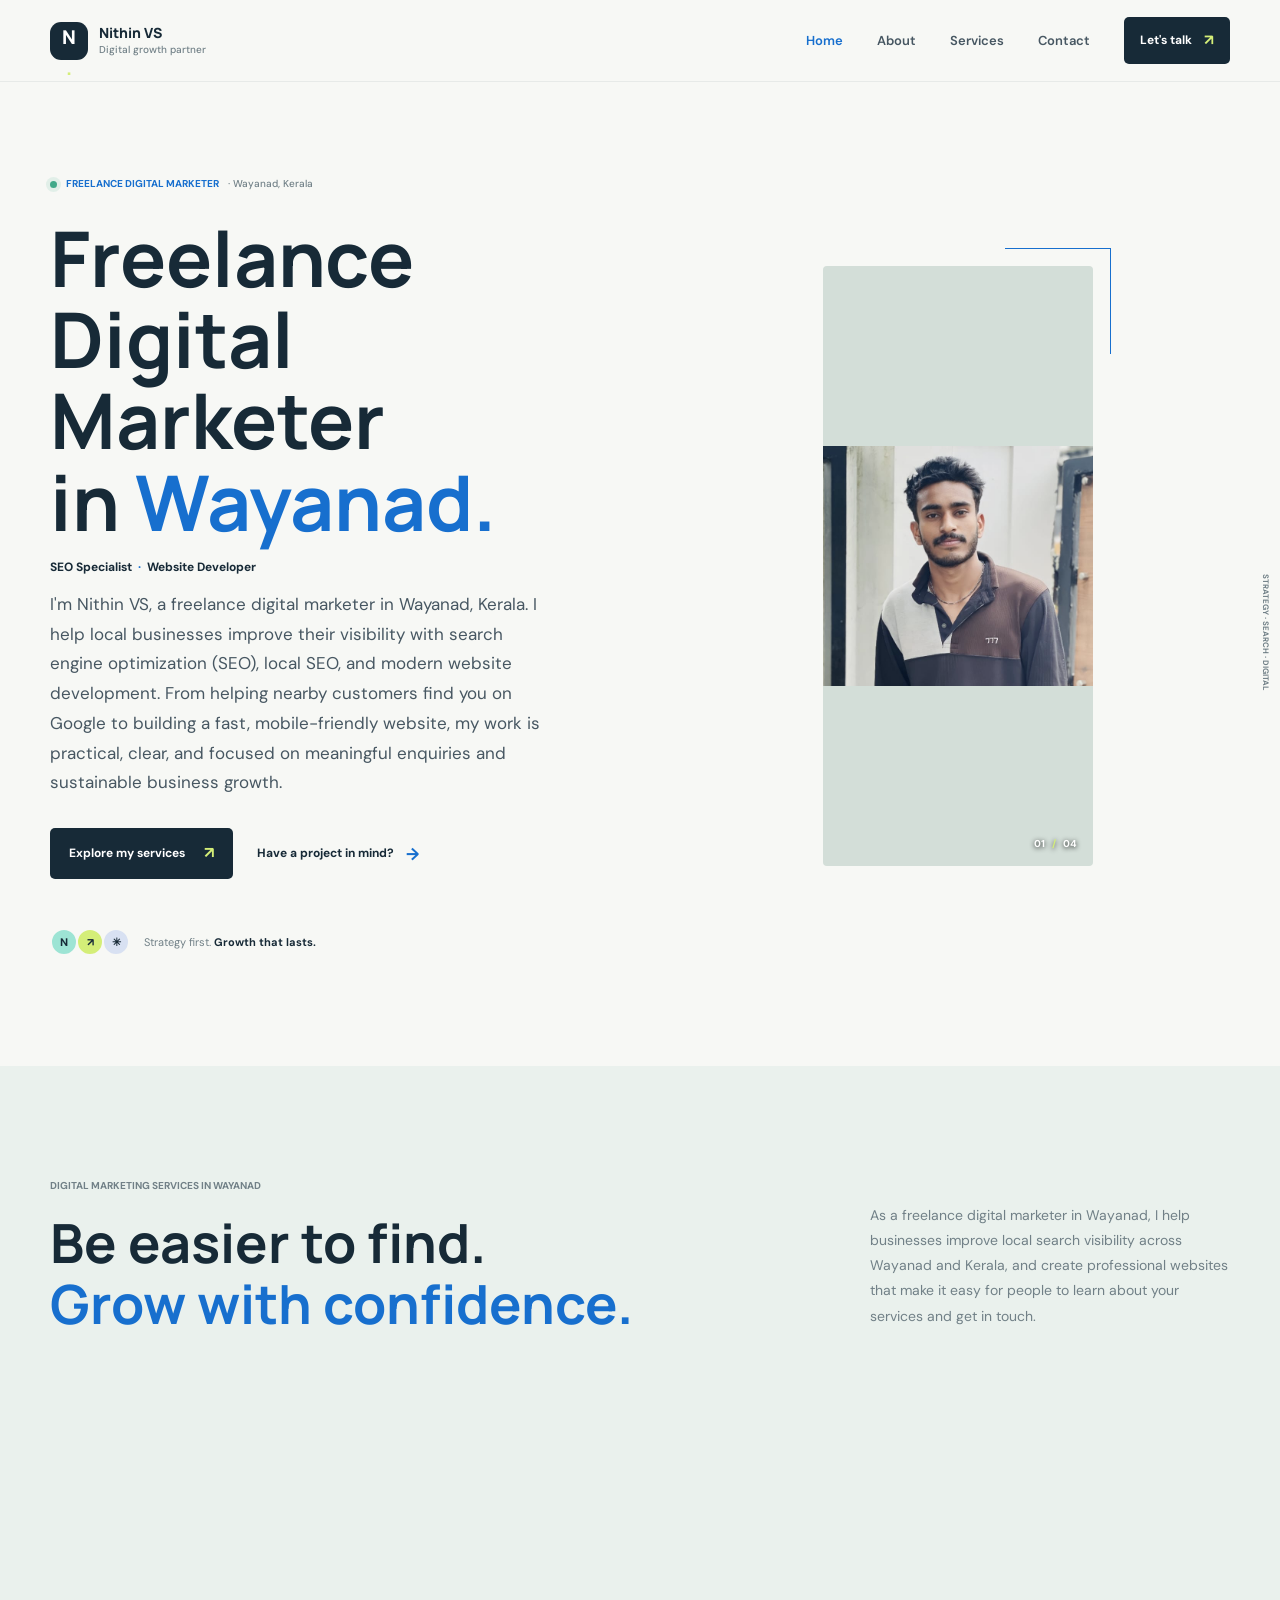
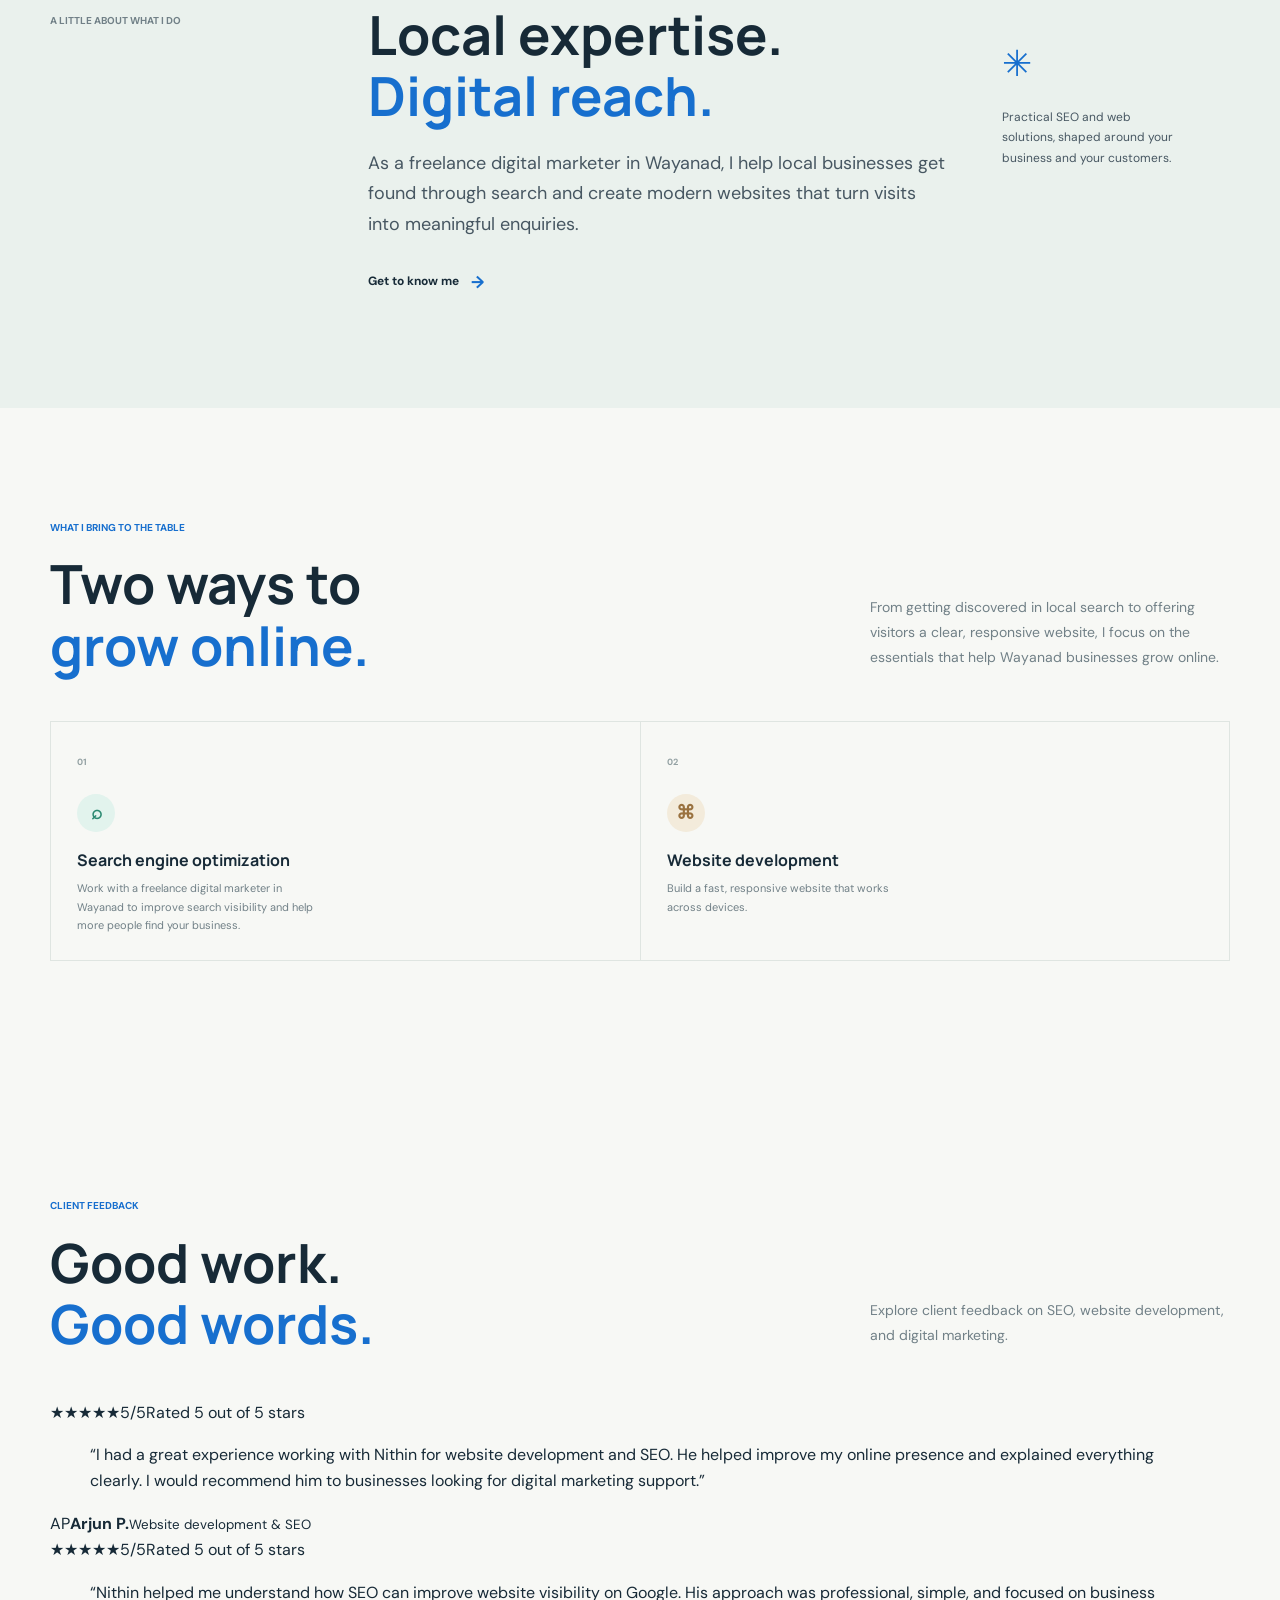
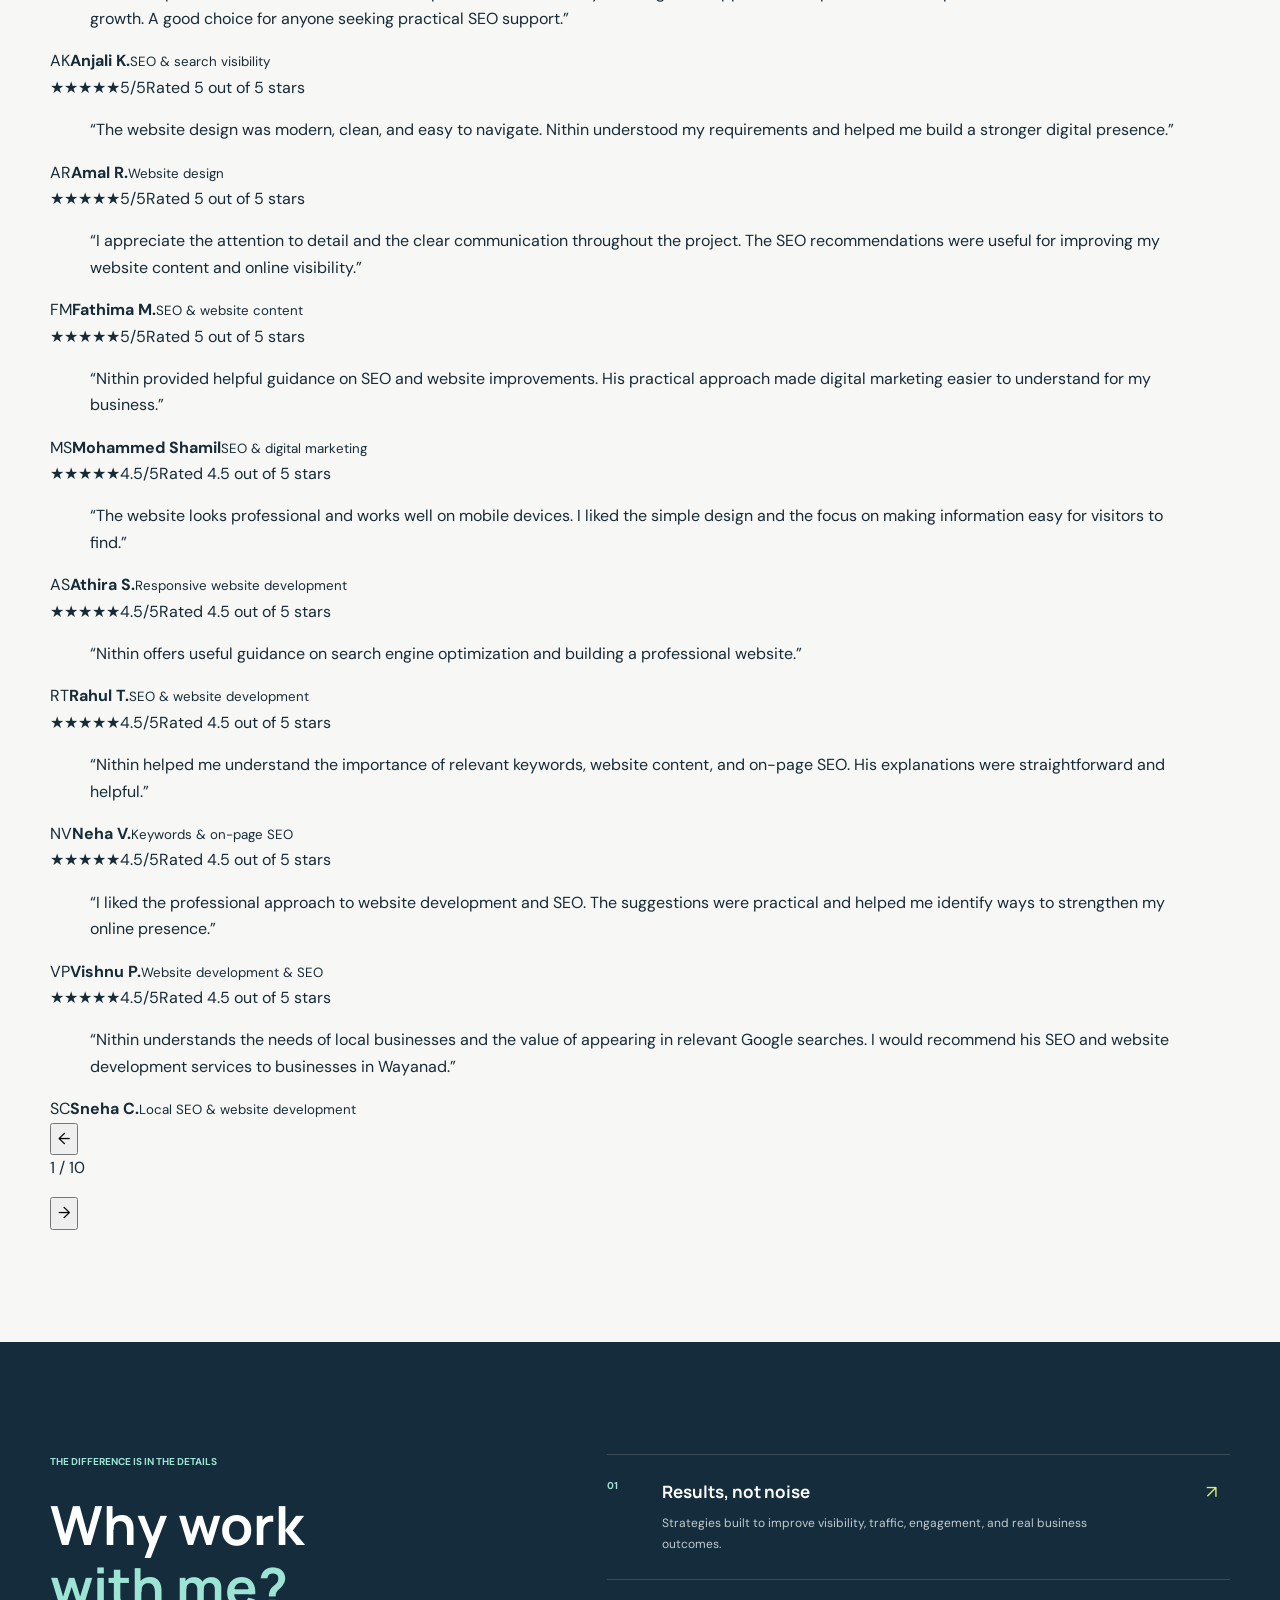
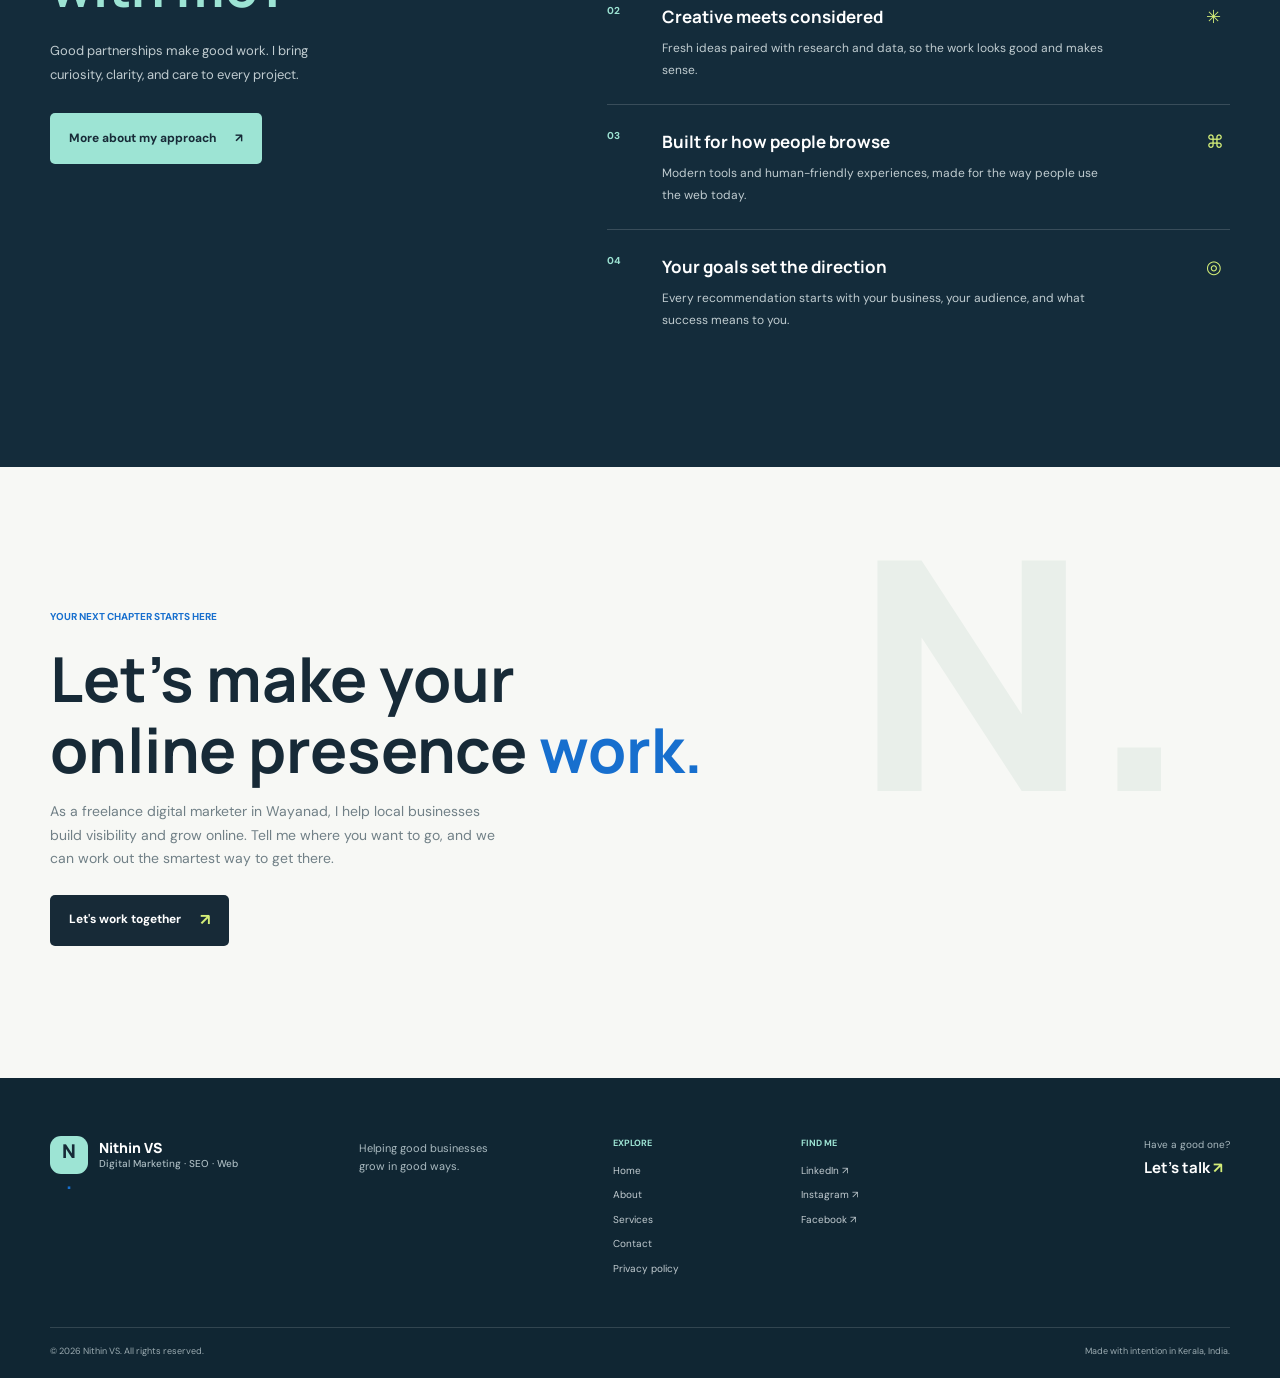
<file: index.html>
<!doctype html>
<html lang="en">
<head>
  <meta name="google-site-verification" content="qTB7R3TXIHYe5iQnul20aMTaOvi-UaPKvjvcyQies5I" />
  <link rel="canonical" href="https://www.nithinvs.com/" />
  <link rel="icon" href="favicon.svg" type="image/svg+xml">
  <!-- Google tag (gtag.js) -->
<script async src="https://www.googletagmanager.com/gtag/js?id=G-806REWBB2K"></script>
<script>
  window.dataLayer = window.dataLayer || [];
  function gtag(){dataLayer.push(arguments);}
  gtag('js', new Date());

  gtag('config', 'G-806REWBB2K');
</script>
  <meta charset="utf-8">
  <meta name="viewport" content="width=device-width, initial-scale=1">
  <meta name="theme-color" content="#f7f8f5">
  <meta name="description" content="Looking for a freelance digital marketer in Wayanad? Nithin VS helps local businesses grow with SEO, local SEO, and modern website development.">
  <title>Freelance Digital Marketer in Wayanad | Nithin VS</title>
  <meta property="og:type" content="website">
  <meta property="og:title" content="Freelance Digital Marketer in Wayanad | Nithin VS">
  <meta property="og:description" content="SEO, local SEO, and modern website development for businesses in Wayanad, Kerala.">
  <meta property="og:url" content="https://www.nithinvs.com/">
  <link rel="sitemap" type="application/xml" title="Sitemap" href="sitemap.xml">
  <link rel="preconnect" href="https://fonts.googleapis.com">
  <link rel="preconnect" href="https://fonts.gstatic.com" crossorigin>
  <link href="https://fonts.googleapis.com/css2?family=DM+Sans:wght@400;500;600;700&family=Manrope:wght@400;500;600;700;800&display=swap" rel="stylesheet">
  <link rel="stylesheet" href="styles.css">
  <script src="script.js" defer></script>
  <script type="application/ld+json">
    {
      "@context": "https://schema.org",
      "@type": "Person",
      "name": "Nithin VS",
      "jobTitle": "Freelance Digital Marketer, SEO Specialist and Web Developer",
      "url": "https://www.nithinvs.com/",
      "areaServed": [
        {
          "@type": "AdministrativeArea",
          "name": "Wayanad, Kerala"
        },
        {
          "@type": "AdministrativeArea",
          "name": "Kerala"
        }
      ],
      "knowsAbout": [
        "Digital marketing",
        "Search engine optimization",
        "Local SEO",
        "Website development"
      ],
      "address": {
        "@type": "PostalAddress",
        "addressLocality": "Wayanad",
        "addressRegion": "Kerala",
        "addressCountry": "IN"
      }
    }
  </script>
</head>
<body>
  <a class="skip-link" href="#main">Skip to content</a>
  <header class="site-header">
    <a class="brand" href="index.html" aria-label="Nithin VS home"><span class="brand-mark">N<span>.</span></span><span class="brand-name">Nithin VS<small>Digital growth partner</small></span></a>
    <button class="menu-toggle" type="button" aria-expanded="false" aria-controls="primary-nav" aria-label="Open navigation"><span></span><span></span></button>
    <nav class="primary-nav" id="primary-nav" aria-label="Main navigation">
      <a href="index.html" aria-current="page">Home</a><a href="about.html">About</a><a href="services.html">Services</a><a href="contact.html">Contact</a>
      <a class="nav-cta" href="contact.html">Let's talk <span aria-hidden="true">↗</span></a>
    </nav>
  </header>

  <main id="main">
    <section class="hero page-wrap">
      <div class="hero-copy reveal">
        <p class="eyebrow"><span class="status-dot"></span> Freelance digital marketer <span class="eyebrow-location">· Wayanad, Kerala</span></p>
        <h1>Freelance<br>Digital Marketer<br>in <span class="accent-word">Wayanad.</span></h1>
        <p class="hero-specialty">SEO Specialist <span>·</span> Website Developer</p>
        <p class="hero-lede">I'm Nithin VS, a freelance digital marketer in Wayanad, Kerala. I help local businesses improve their visibility with search engine optimization (SEO), local SEO, and modern website development. From helping nearby customers find you on Google to building a fast, mobile-friendly website, my work is practical, clear, and focused on meaningful enquiries and sustainable business growth.</p>
        <div class="hero-actions"><a class="button button-dark" href="services.html">Explore my services <span aria-hidden="true">↗</span></a><a class="text-link" href="contact.html">Have a project in mind? <span aria-hidden="true">→</span></a></div>
        <div class="hero-proof"><div class="avatar-stack" aria-hidden="true"><span>N</span><span>↗</span><span>✳</span></div><p>Strategy first. <strong>Growth that lasts.</strong></p></div>
      </div>
      <div class="hero-visual reveal" aria-label="Portrait photograph of Nithin VS">
        <img src="image.nithin.1.jpeg" alt="Nithin VS, SEO specialist in Wayanad">
        <div class="visual-index">01 <span>/</span> 04</div>
      </div>
      <div class="hero-side-note" aria-hidden="true">STRATEGY · SEARCH · DIGITAL</div>
    </section>

    <section class="intro-section section-pad">
      <div class="page-wrap">
        <div class="section-heading reveal">
          <div>
            <p class="eyebrow eyebrow-dark">Digital marketing services in Wayanad</p>
            <h2>Be easier to find.<br><span class="accent-word">Grow with confidence.</span></h2>
          </div>
          <p>As a freelance digital marketer in Wayanad, I help businesses improve local search visibility across Wayanad and Kerala, and create professional websites that make it easy for people to learn about your services and get in touch.</p>
        </div>
      </div>
    </section>

    <section class="intro-section section-pad">
      <div class="page-wrap intro-grid reveal"><p class="eyebrow eyebrow-dark">A little about what I do</p><div><h2>Local expertise.<br><span class="accent-word">Digital reach.</span></h2><p class="body-large">As a freelance digital marketer in Wayanad, I help local businesses get found through search and create modern websites that turn visits into meaningful enquiries.</p><a class="text-link" href="about.html">Get to know me <span aria-hidden="true">→</span></a></div><div class="intro-aside"><span class="aside-symbol" aria-hidden="true">✳</span><p>Practical SEO and web solutions, shaped around your business and your customers.</p></div></div>
    </section>

    <section class="expertise-section section-pad page-wrap">
      <div class="section-heading reveal"><div><p class="eyebrow">What I bring to the table</p><h2>Two ways to<br><span class="accent-word">grow online.</span></h2></div><p>From getting discovered in local search to offering visitors a clear, responsive website, I focus on the essentials that help Wayanad businesses grow online.</p></div>
      <div class="expertise-grid">
        <a class="expertise-card reveal" href="services.html#seo"><span class="card-number">01</span><span class="service-icon icon-search" aria-hidden="true">⌕</span><h3>Search engine optimization</h3><p>Work with a freelance digital marketer in Wayanad to improve search visibility and help more people find your business.</p><span class="card-arrow" aria-hidden="true">↗</span></a>
        <a class="expertise-card reveal" href="services.html#web-development"><span class="card-number">02</span><span class="service-icon icon-web" aria-hidden="true">⌘</span><h3>Website development</h3><p>Build a fast, responsive website that works across devices.</p><span class="card-arrow" aria-hidden="true">↗</span></a>
      </div>
    </section>

    <section class="testimonials-section section-pad" aria-labelledby="testimonials-title">
      <div class="page-wrap">
        <div class="section-heading reveal">
          <div>
            <p class="eyebrow">Client feedback</p>
            <h2 id="testimonials-title">Good work.<br><span class="accent-word">Good words.</span></h2>
          </div>
          <p>Explore client feedback on SEO, website development, and digital marketing.</p>
        </div>
        <div class="testimonial-carousel reveal" id="testimonial-carousel" role="region" aria-roledescription="carousel" aria-label="Customer testimonials">
          <div class="testimonial-viewport">
            <div class="testimonial-track">
              <article class="testimonial-card" role="group" aria-roledescription="slide" aria-label="1 of 10">
                <div class="testimonial-rating"><span class="rating-stars" aria-hidden="true">★★★★★</span><span>5/5</span><span class="visually-hidden">Rated 5 out of 5 stars</span></div>
                <blockquote>“I had a great experience working with Nithin for website development and SEO. He helped improve my online presence and explained everything clearly. I would recommend him to businesses looking for digital marketing support.”</blockquote>
                <div class="testimonial-author"><span class="testimonial-avatar" aria-hidden="true">AP</span><span><strong>Arjun P.</strong><small>Website development &amp; SEO</small></span></div>
              </article>
              <article class="testimonial-card" role="group" aria-roledescription="slide" aria-label="2 of 10" aria-hidden="true">
                <div class="testimonial-rating"><span class="rating-stars" aria-hidden="true">★★★★★</span><span>5/5</span><span class="visually-hidden">Rated 5 out of 5 stars</span></div>
                <blockquote>“Nithin helped me understand how SEO can improve website visibility on Google. His approach was professional, simple, and focused on business growth. A good choice for anyone seeking practical SEO support.”</blockquote>
                <div class="testimonial-author"><span class="testimonial-avatar" aria-hidden="true">AK</span><span><strong>Anjali K.</strong><small>SEO &amp; search visibility</small></span></div>
              </article>
              <article class="testimonial-card" role="group" aria-roledescription="slide" aria-label="3 of 10" aria-hidden="true">
                <div class="testimonial-rating"><span class="rating-stars" aria-hidden="true">★★★★★</span><span>5/5</span><span class="visually-hidden">Rated 5 out of 5 stars</span></div>
                <blockquote>“The website design was modern, clean, and easy to navigate. Nithin understood my requirements and helped me build a stronger digital presence.”</blockquote>
                <div class="testimonial-author"><span class="testimonial-avatar" aria-hidden="true">AR</span><span><strong>Amal R.</strong><small>Website design</small></span></div>
              </article>
              <article class="testimonial-card" role="group" aria-roledescription="slide" aria-label="4 of 10" aria-hidden="true">
                <div class="testimonial-rating"><span class="rating-stars" aria-hidden="true">★★★★★</span><span>5/5</span><span class="visually-hidden">Rated 5 out of 5 stars</span></div>
                <blockquote>“I appreciate the attention to detail and the clear communication throughout the project. The SEO recommendations were useful for improving my website content and online visibility.”</blockquote>
                <div class="testimonial-author"><span class="testimonial-avatar" aria-hidden="true">FM</span><span><strong>Fathima M.</strong><small>SEO &amp; website content</small></span></div>
              </article>
              <article class="testimonial-card" role="group" aria-roledescription="slide" aria-label="5 of 10" aria-hidden="true">
                <div class="testimonial-rating"><span class="rating-stars" aria-hidden="true">★★★★★</span><span>5/5</span><span class="visually-hidden">Rated 5 out of 5 stars</span></div>
                <blockquote>“Nithin provided helpful guidance on SEO and website improvements. His practical approach made digital marketing easier to understand for my business.”</blockquote>
                <div class="testimonial-author"><span class="testimonial-avatar" aria-hidden="true">MS</span><span><strong>Mohammed Shamil</strong><small>SEO &amp; digital marketing</small></span></div>
              </article>
              <article class="testimonial-card" role="group" aria-roledescription="slide" aria-label="6 of 10" aria-hidden="true">
                <div class="testimonial-rating"><span class="rating-stars" aria-hidden="true">★★★★<span>★</span></span><span>4.5/5</span><span class="visually-hidden">Rated 4.5 out of 5 stars</span></div>
                <blockquote>“The website looks professional and works well on mobile devices. I liked the simple design and the focus on making information easy for visitors to find.”</blockquote>
                <div class="testimonial-author"><span class="testimonial-avatar" aria-hidden="true">AS</span><span><strong>Athira S.</strong><small>Responsive website development</small></span></div>
              </article>
              <article class="testimonial-card" role="group" aria-roledescription="slide" aria-label="7 of 10" aria-hidden="true">
                <div class="testimonial-rating"><span class="rating-stars" aria-hidden="true">★★★★<span>★</span></span><span>4.5/5</span><span class="visually-hidden">Rated 4.5 out of 5 stars</span></div>
                <blockquote>“Nithin offers useful guidance on search engine optimization and building a professional website.”</blockquote>
                <div class="testimonial-author"><span class="testimonial-avatar" aria-hidden="true">RT</span><span><strong>Rahul T.</strong><small>SEO &amp; website development</small></span></div>
              </article>
              <article class="testimonial-card" role="group" aria-roledescription="slide" aria-label="8 of 10" aria-hidden="true">
                <div class="testimonial-rating"><span class="rating-stars" aria-hidden="true">★★★★<span>★</span></span><span>4.5/5</span><span class="visually-hidden">Rated 4.5 out of 5 stars</span></div>
                <blockquote>“Nithin helped me understand the importance of relevant keywords, website content, and on-page SEO. His explanations were straightforward and helpful.”</blockquote>
                <div class="testimonial-author"><span class="testimonial-avatar" aria-hidden="true">NV</span><span><strong>Neha V.</strong><small>Keywords &amp; on-page SEO</small></span></div>
              </article>
              <article class="testimonial-card" role="group" aria-roledescription="slide" aria-label="9 of 10" aria-hidden="true">
                <div class="testimonial-rating"><span class="rating-stars" aria-hidden="true">★★★★<span>★</span></span><span>4.5/5</span><span class="visually-hidden">Rated 4.5 out of 5 stars</span></div>
                <blockquote>“I liked the professional approach to website development and SEO. The suggestions were practical and helped me identify ways to strengthen my online presence.”</blockquote>
                <div class="testimonial-author"><span class="testimonial-avatar" aria-hidden="true">VP</span><span><strong>Vishnu P.</strong><small>Website development &amp; SEO</small></span></div>
              </article>
              <article class="testimonial-card" role="group" aria-roledescription="slide" aria-label="10 of 10" aria-hidden="true">
                <div class="testimonial-rating"><span class="rating-stars" aria-hidden="true">★★★★<span>★</span></span><span>4.5/5</span><span class="visually-hidden">Rated 4.5 out of 5 stars</span></div>
                <blockquote>“Nithin understands the needs of local businesses and the value of appearing in relevant Google searches. I would recommend his SEO and website development services to businesses in Wayanad.”</blockquote>
                <div class="testimonial-author"><span class="testimonial-avatar" aria-hidden="true">SC</span><span><strong>Sneha C.</strong><small>Local SEO &amp; website development</small></span></div>
              </article>
            </div>
          </div>
          <div class="testimonial-controls">
            <button class="testimonial-arrow" type="button" data-testimonial-previous aria-label="Previous testimonial">←</button>
            <p class="testimonial-count" aria-live="polite" aria-atomic="true"><span data-testimonial-current>1</span> <span aria-hidden="true">/</span> <span data-testimonial-total>10</span></p>
            <button class="testimonial-arrow" type="button" data-testimonial-next aria-label="Next testimonial">→</button>
          </div>
        </div>
      </div>
    </section>

    <section class="approach-band section-pad"><div class="page-wrap approach-grid"><div class="approach-intro reveal"><p class="eyebrow eyebrow-light">The difference is in the details</p><h2>Why work<br><span>with me?</span></h2><p>Good partnerships make good work. I bring curiosity, clarity, and care to every project.</p><a class="button button-light" href="about.html">More about my approach <span aria-hidden="true">↗</span></a></div><div class="values-list"><article class="value-row reveal"><span class="value-marker">01</span><div><h3>Results, not noise</h3><p>Strategies built to improve visibility, traffic, engagement, and real business outcomes.</p></div><span class="value-spark" aria-hidden="true">↗</span></article><article class="value-row reveal"><span class="value-marker">02</span><div><h3>Creative meets considered</h3><p>Fresh ideas paired with research and data, so the work looks good and makes sense.</p></div><span class="value-spark" aria-hidden="true">✳</span></article><article class="value-row reveal"><span class="value-marker">03</span><div><h3>Built for how people browse</h3><p>Modern tools and human-friendly experiences, made for the way people use the web today.</p></div><span class="value-spark" aria-hidden="true">⌘</span></article><article class="value-row reveal"><span class="value-marker">04</span><div><h3>Your goals set the direction</h3><p>Every recommendation starts with your business, your audience, and what success means to you.</p></div><span class="value-spark" aria-hidden="true">◎</span></article></div></div></section>

    <section class="closing-cta section-pad"><div class="page-wrap closing-inner reveal"><p class="eyebrow">Your next chapter starts here</p><h2>Let's make your<br>online presence <span class="accent-word">work.</span></h2><p>As a freelance digital marketer in Wayanad, I help local businesses build visibility and grow online. Tell me where you want to go, and we can work out the smartest way to get there.</p><a class="button button-dark" href="contact.html">Let's work together <span aria-hidden="true">↗</span></a><span class="cta-decoration" aria-hidden="true">N.</span></div></section>
  </main>

  <footer class="site-footer"><div class="page-wrap footer-main"><a class="brand brand-footer" href="index.html"><span class="brand-mark">N<span>.</span></span><span class="brand-name">Nithin VS<small>Digital Marketing · SEO · Web</small></span></a><p class="footer-note">Helping good businesses<br>grow in good ways.</p><div class="footer-links"><span class="footer-label">Explore</span><a href="index.html">Home</a><a href="about.html">About</a><a href="services.html">Services</a><a href="contact.html">Contact</a><a href="privacy.html">Privacy policy</a></div><div class="footer-links"><span class="footer-label">Find me</span><a href="https://www.linkedin.com/in/nithin-vs-/" target="_blank" rel="noopener noreferrer">LinkedIn ↗</a><a href="https://www.instagram.com/" target="_blank" rel="noopener noreferrer">Instagram ↗</a><a href="https://www.facebook.com/" target="_blank" rel="noopener noreferrer">Facebook ↗</a></div><a class="footer-contact" href="contact.html">Have a good one?<br><strong>Let's talk <span aria-hidden="true">↗</span></strong></a></div><div class="page-wrap footer-bottom"><span>© 2026 Nithin VS. All rights reserved.</span><span>Made with intention in Kerala, India.</span></div></footer>
</body>
</html>
</file>
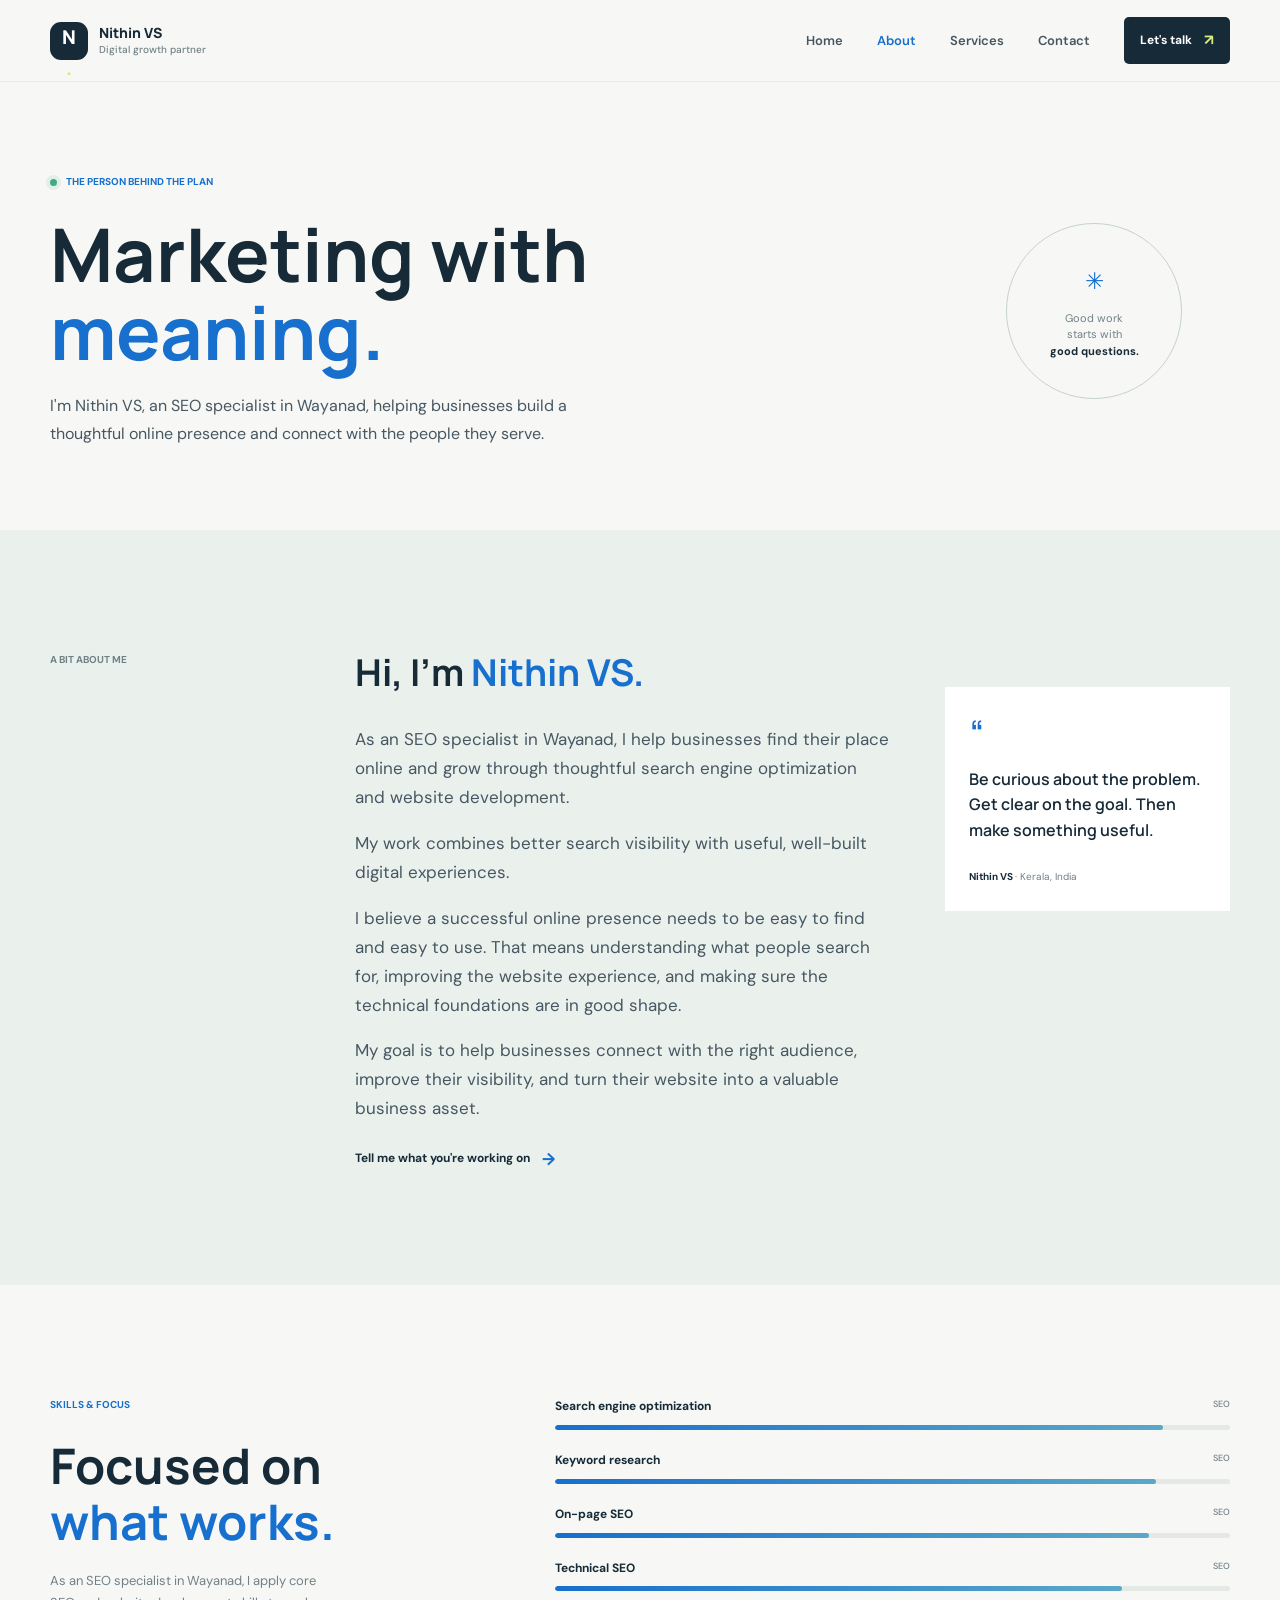
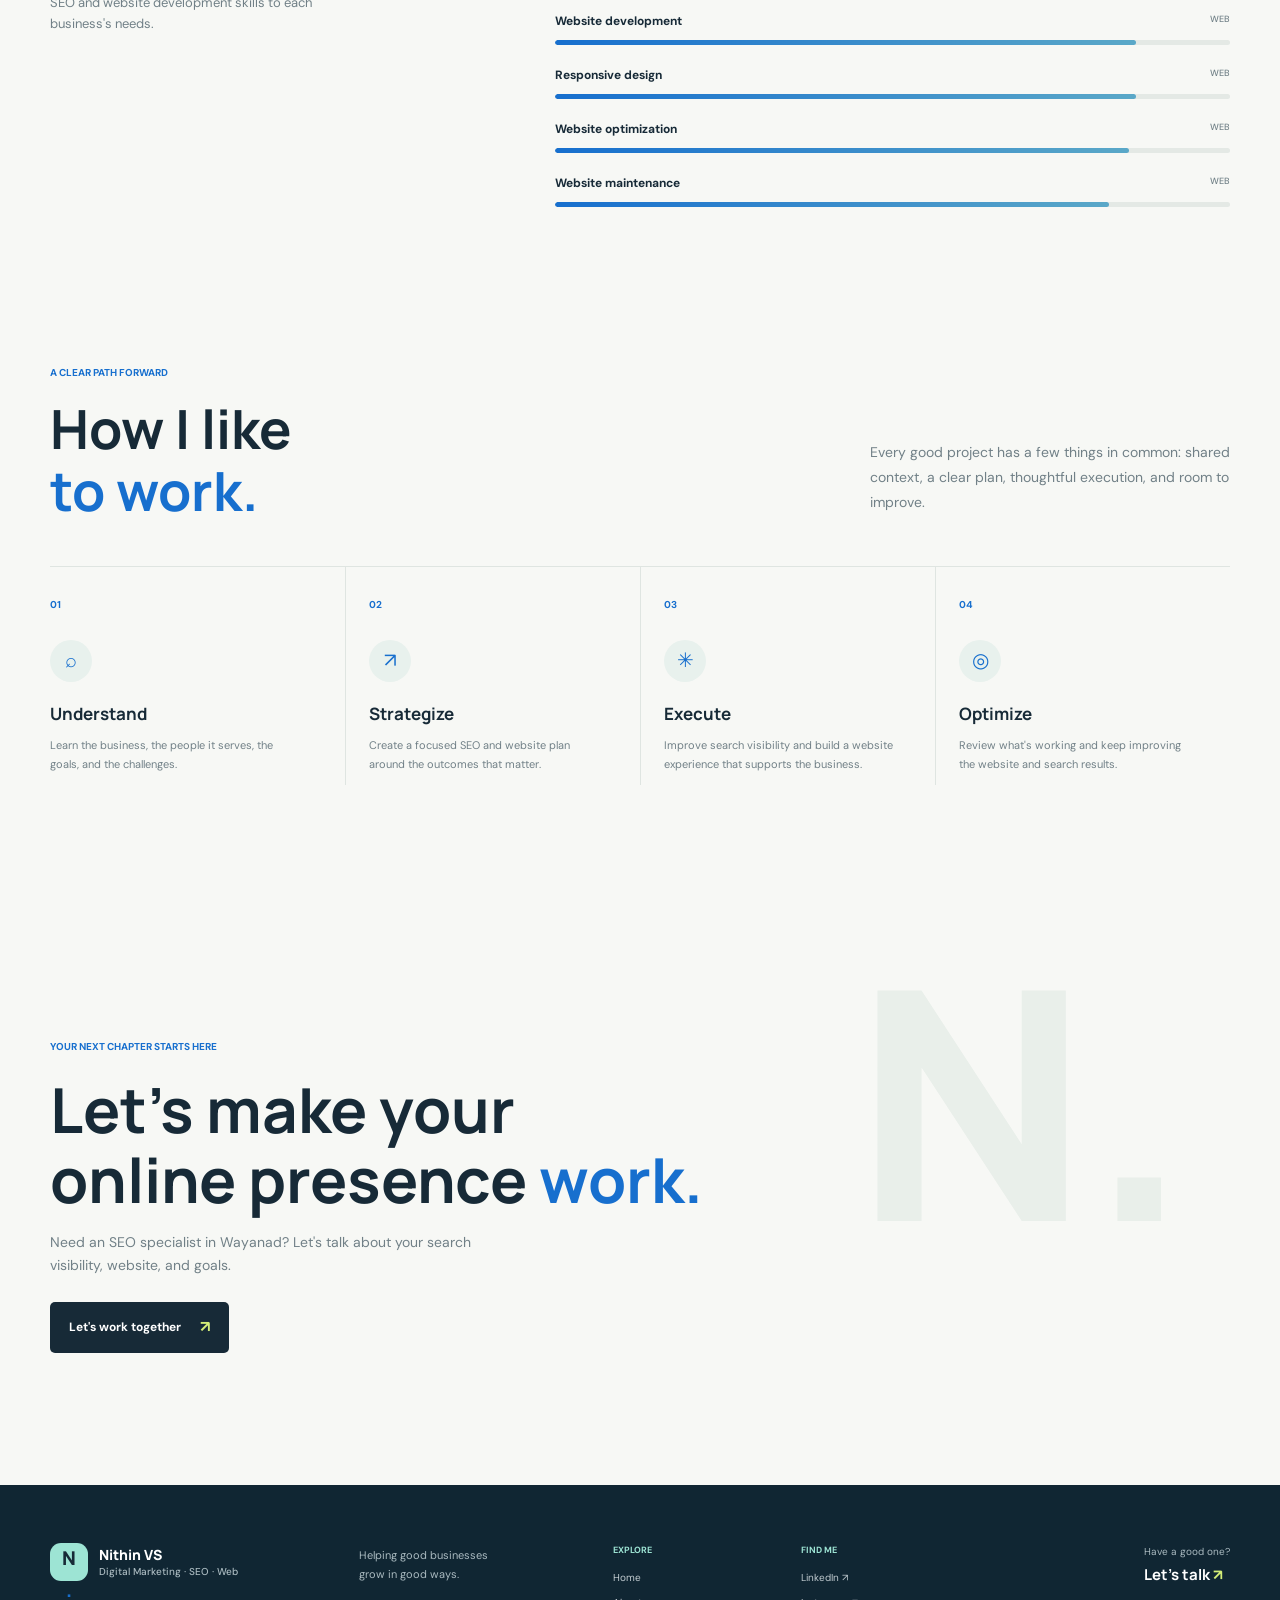
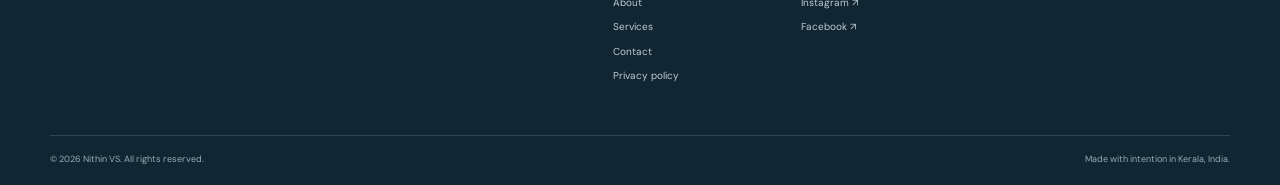
<file: about.html>
<!doctype html>
<html lang="en">
<head>
  <meta charset="utf-8">
  <meta name="viewport" content="width=device-width, initial-scale=1">
  <meta name="theme-color" content="#f7f8f5">
  <meta name="description" content="Meet Nithin VS, an SEO specialist in Wayanad helping businesses improve search visibility, drive organic traffic, and build a stronger online presence.">
  <title>About Nithin VS | SEO Specialist in Wayanad</title>
  <link rel="preconnect" href="https://fonts.googleapis.com"><link rel="preconnect" href="https://fonts.gstatic.com" crossorigin>
  <link href="https://fonts.googleapis.com/css2?family=DM+Sans:wght@400;500;600;700&family=Manrope:wght@400;500;600;700;800&display=swap" rel="stylesheet">
  <link rel="stylesheet" href="styles.css"><script src="script.js" defer></script>
</head>
<body>
  <a class="skip-link" href="#main">Skip to content</a>
  <header class="site-header"><a class="brand" href="index.html" aria-label="Nithin VS home"><span class="brand-mark">N<span>.</span></span><span class="brand-name">Nithin VS<small>Digital growth partner</small></span></a><button class="menu-toggle" type="button" aria-expanded="false" aria-controls="primary-nav" aria-label="Open navigation"><span></span><span></span></button><nav class="primary-nav" id="primary-nav" aria-label="Main navigation"><a href="index.html">Home</a><a href="about.html" aria-current="page">About</a><a href="services.html">Services</a><a href="contact.html">Contact</a><a class="nav-cta" href="contact.html">Let's talk <span aria-hidden="true">↗</span></a></nav></header>
  <main id="main">
    <section class="page-hero page-wrap"><div class="page-hero-copy reveal"><p class="eyebrow"><span class="status-dot"></span> The person behind the plan</p><h1>Marketing with<br><span class="accent-word">meaning.</span></h1><p class="hero-lede">I'm Nithin VS, an SEO specialist in Wayanad, helping businesses build a thoughtful online presence and connect with the people they serve.</p></div><div class="page-hero-stamp reveal"><span aria-hidden="true">✳</span><p>Good work<br>starts with<br><strong>good questions.</strong></p></div></section>
    <section class="about-story section-pad"><div class="page-wrap story-grid"><p class="eyebrow eyebrow-dark reveal">A bit about me</p><div class="story-copy reveal"><h2>Hi, I'm <span class="accent-word">Nithin VS.</span></h2><p class="body-large">As an SEO specialist in Wayanad, I help businesses find their place online and grow through thoughtful search engine optimization and website development.</p><p class="body-large">My work combines better search visibility with useful, well-built digital experiences.</p><p class="body-large">I believe a successful online presence needs to be easy to find and easy to use. That means understanding what people search for, improving the website experience, and making sure the technical foundations are in good shape.</p><p class="body-large">My goal is to help businesses connect with the right audience, improve their visibility, and turn their website into a valuable business asset.</p><a class="text-link" href="contact.html">Tell me what you're working on <span aria-hidden="true">→</span></a></div><aside class="story-aside reveal"><span class="aside-quote-mark" aria-hidden="true">“</span><p>Be curious about the problem. Get clear on the goal. Then make something useful.</p><span class="aside-signoff">Nithin VS <span>· Kerala, India</span></span></aside></div></section>
    <section class="skills-section section-pad"><div class="page-wrap skills-grid"><div class="skills-intro reveal"><p class="eyebrow">Skills &amp; focus</p><h2>Focused on<br><span class="accent-word">what works.</span></h2><p>As an SEO specialist in Wayanad, I apply core SEO and website development skills to each business's needs.</p></div><div class="skill-bars reveal"><div class="skill-row"><div><span>Search engine optimization</span><span>SEO</span></div><div class="skill-track"><span style="--skill:90%"></span></div></div><div class="skill-row"><div><span>Keyword research</span><span>SEO</span></div><div class="skill-track"><span style="--skill:89%"></span></div></div><div class="skill-row"><div><span>On-page SEO</span><span>SEO</span></div><div class="skill-track"><span style="--skill:88%"></span></div></div><div class="skill-row"><div><span>Technical SEO</span><span>SEO</span></div><div class="skill-track"><span style="--skill:84%"></span></div></div><div class="skill-row"><div><span>Website development</span><span>Web</span></div><div class="skill-track"><span style="--skill:86%"></span></div></div><div class="skill-row"><div><span>Responsive design</span><span>Web</span></div><div class="skill-track"><span style="--skill:86%"></span></div></div><div class="skill-row"><div><span>Website optimization</span><span>Web</span></div><div class="skill-track"><span style="--skill:85%"></span></div></div><div class="skill-row"><div><span>Website maintenance</span><span>Web</span></div><div class="skill-track"><span style="--skill:82%"></span></div></div></div></div></section>
    <section class="process-section section-pad page-wrap"><div class="section-heading reveal"><div><p class="eyebrow">A clear path forward</p><h2>How I like<br><span class="accent-word">to work.</span></h2></div><p>Every good project has a few things in common: shared context, a clear plan, thoughtful execution, and room to improve.</p></div><div class="process-grid"><article class="process-step reveal"><span>01</span><div class="process-icon" aria-hidden="true">⌕</div><h3>Understand</h3><p>Learn the business, the people it serves, the goals, and the challenges.</p></article><article class="process-step reveal"><span>02</span><div class="process-icon" aria-hidden="true">↗</div><h3>Strategize</h3><p>Create a focused SEO and website plan around the outcomes that matter.</p></article><article class="process-step reveal"><span>03</span><div class="process-icon" aria-hidden="true">✳</div><h3>Execute</h3><p>Improve search visibility and build a website experience that supports the business.</p></article><article class="process-step reveal"><span>04</span><div class="process-icon" aria-hidden="true">◎</div><h3>Optimize</h3><p>Review what's working and keep improving the website and search results.</p></article></div></section>
    <section class="closing-cta section-pad"><div class="page-wrap closing-inner reveal"><p class="eyebrow">Your next chapter starts here</p><h2>Let's make your<br>online presence <span class="accent-word">work.</span></h2><p>Need an SEO specialist in Wayanad? Let's talk about your search visibility, website, and goals.</p><a class="button button-dark" href="contact.html">Let's work together <span aria-hidden="true">↗</span></a><span class="cta-decoration" aria-hidden="true">N.</span></div></section>
  </main>
  <footer class="site-footer"><div class="page-wrap footer-main"><a class="brand brand-footer" href="index.html"><span class="brand-mark">N<span>.</span></span><span class="brand-name">Nithin VS<small>Digital Marketing · SEO · Web</small></span></a><p class="footer-note">Helping good businesses<br>grow in good ways.</p><div class="footer-links"><span class="footer-label">Explore</span><a href="index.html">Home</a><a href="about.html">About</a><a href="services.html">Services</a><a href="contact.html">Contact</a><a href="privacy.html">Privacy policy</a></div><div class="footer-links"><span class="footer-label">Find me</span><a href="https://www.linkedin.com/in/nithin-vs-/" target="_blank" rel="noopener noreferrer">LinkedIn ↗</a><a href="https://www.instagram.com/" target="_blank" rel="noopener noreferrer">Instagram ↗</a><a href="https://www.facebook.com/" target="_blank" rel="noopener noreferrer">Facebook ↗</a></div><a class="footer-contact" href="contact.html">Have a good one?<br><strong>Let's talk <span aria-hidden="true">↗</span></strong></a></div><div class="page-wrap footer-bottom"><span>© 2026 Nithin VS. All rights reserved.</span><span>Made with intention in Kerala, India.</span></div></footer>
</body>
</html>
</file>
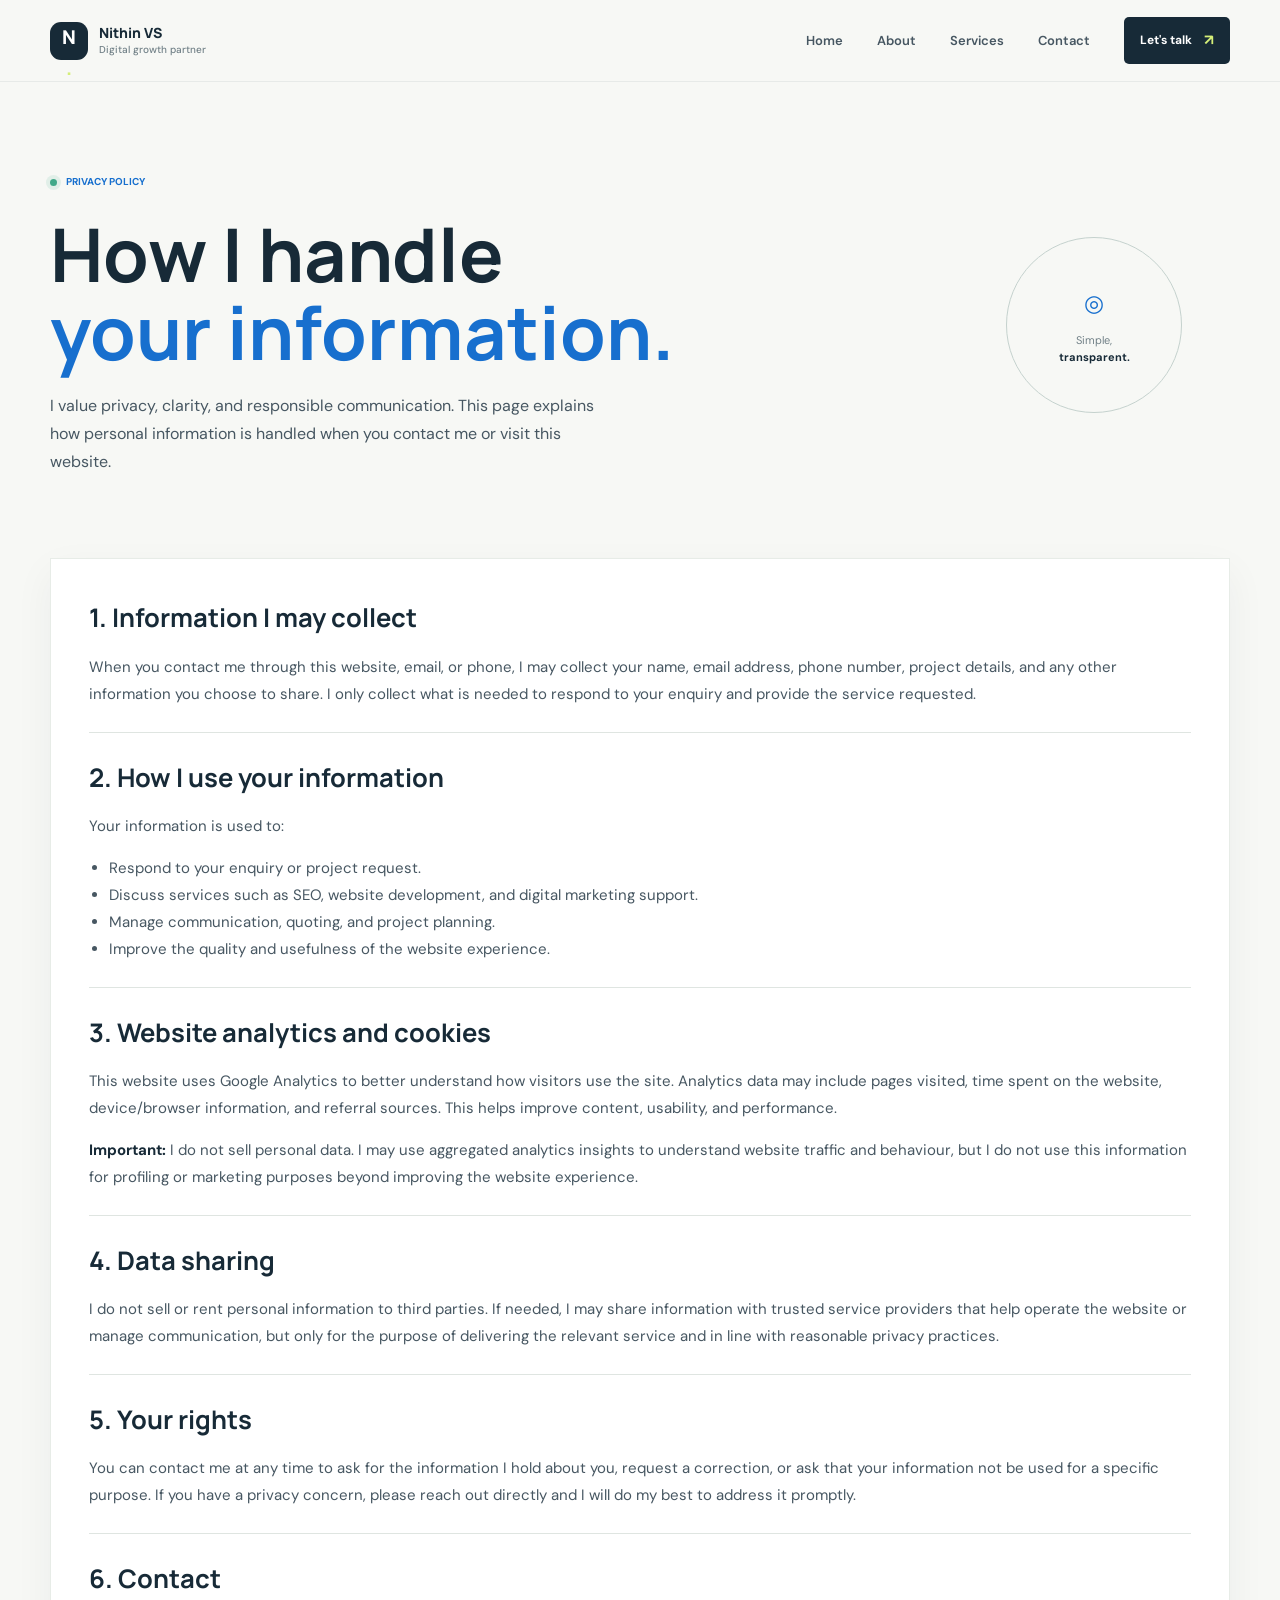
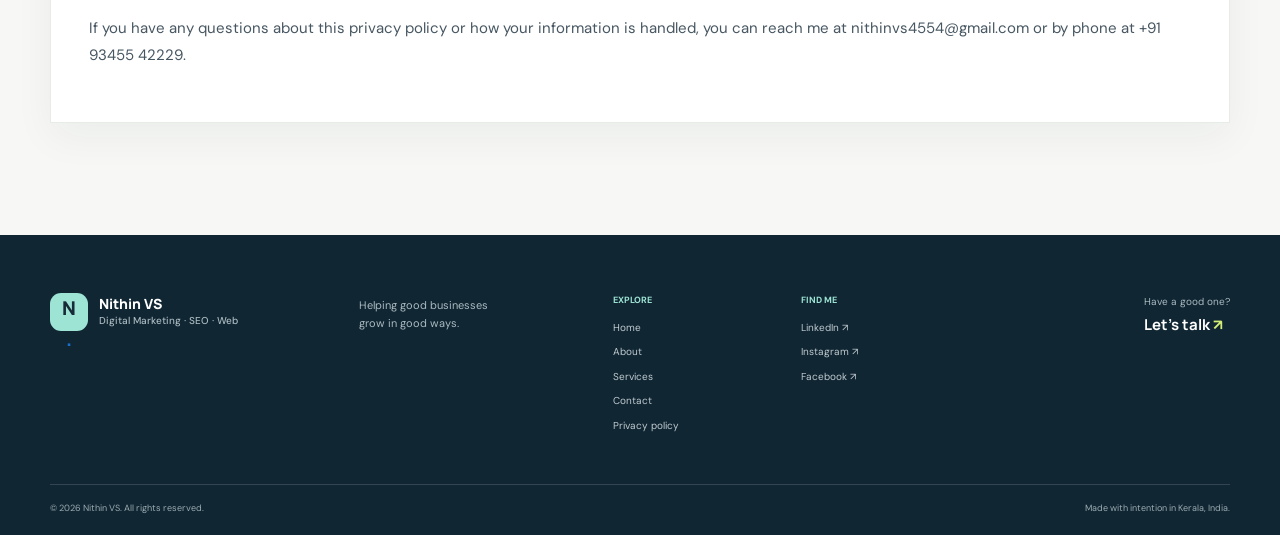
<file: privacy.html>
<!doctype html>
<html lang="en">
<head>
  <meta charset="utf-8">
  <meta name="viewport" content="width=device-width, initial-scale=1">
  <meta name="theme-color" content="#f7f8f5">
  <meta name="description" content="Read the privacy policy for Nithin VS, including how website visits, contact enquiries, and analytics data are handled.">
  <title>Privacy Policy | Nithin VS</title>
  <link rel="preconnect" href="https://fonts.googleapis.com">
  <link rel="preconnect" href="https://fonts.gstatic.com" crossorigin>
  <link href="https://fonts.googleapis.com/css2?family=DM+Sans:wght@400;500;600;700&family=Manrope:wght@400;500;600;700;800&display=swap" rel="stylesheet">
  <link rel="stylesheet" href="styles.css">
  <script src="script.js" defer></script>
</head>
<body>
  <a class="skip-link" href="#main">Skip to content</a>
  <header class="site-header">
    <a class="brand" href="index.html" aria-label="Nithin VS home"><span class="brand-mark">N<span>.</span></span><span class="brand-name">Nithin VS<small>Digital growth partner</small></span></a>
    <button class="menu-toggle" type="button" aria-expanded="false" aria-controls="primary-nav" aria-label="Open navigation"><span></span><span></span></button>
    <nav class="primary-nav" id="primary-nav" aria-label="Main navigation">
      <a href="index.html">Home</a><a href="about.html">About</a><a href="services.html">Services</a><a href="contact.html">Contact</a>
      <a class="nav-cta" href="contact.html">Let's talk <span aria-hidden="true">↗</span></a>
    </nav>
  </header>

  <main id="main">
    <section class="page-hero page-wrap">
      <div class="page-hero-copy reveal">
        <p class="eyebrow"><span class="status-dot"></span> Privacy policy</p>
        <h1>How I handle<br><span class="accent-word">your information.</span></h1>
        <p class="hero-lede">I value privacy, clarity, and responsible communication. This page explains how personal information is handled when you contact me or visit this website.</p>
      </div>
      <div class="page-hero-stamp reveal"><span aria-hidden="true">◎</span><p>Simple,<br><strong>transparent.</strong></p></div>
    </section>

    <section class="policy-page section-pad page-wrap">
      <div class="policy-card reveal">
        <div class="policy-section">
          <h2>1. Information I may collect</h2>
          <p>When you contact me through this website, email, or phone, I may collect your name, email address, phone number, project details, and any other information you choose to share. I only collect what is needed to respond to your enquiry and provide the service requested.</p>
        </div>

        <div class="policy-section">
          <h2>2. How I use your information</h2>
          <p>Your information is used to:</p>
          <ul>
            <li>Respond to your enquiry or project request.</li>
            <li>Discuss services such as SEO, website development, and digital marketing support.</li>
            <li>Manage communication, quoting, and project planning.</li>
            <li>Improve the quality and usefulness of the website experience.</li>
          </ul>
        </div>

        <div class="policy-section">
          <h2>3. Website analytics and cookies</h2>
          <p>This website uses Google Analytics to better understand how visitors use the site. Analytics data may include pages visited, time spent on the website, device/browser information, and referral sources. This helps improve content, usability, and performance.</p>
          <p><strong>Important:</strong> I do not sell personal data. I may use aggregated analytics insights to understand website traffic and behaviour, but I do not use this information for profiling or marketing purposes beyond improving the website experience.</p>
        </div>

        <div class="policy-section">
          <h2>4. Data sharing</h2>
          <p>I do not sell or rent personal information to third parties. If needed, I may share information with trusted service providers that help operate the website or manage communication, but only for the purpose of delivering the relevant service and in line with reasonable privacy practices.</p>
        </div>

        <div class="policy-section">
          <h2>5. Your rights</h2>
          <p>You can contact me at any time to ask for the information I hold about you, request a correction, or ask that your information not be used for a specific purpose. If you have a privacy concern, please reach out directly and I will do my best to address it promptly.</p>
        </div>

        <div class="policy-section">
          <h2>6. Contact</h2>
          <p>If you have any questions about this privacy policy or how your information is handled, you can reach me at <a href="mailto:nithinvs4554@gmail.com">nithinvs4554@gmail.com</a> or by phone at <a href="tel:+919345542229">+91 93455 42229</a>.</p>
        </div>
      </div>
    </section>
  </main>

  <footer class="site-footer"><div class="page-wrap footer-main"><a class="brand brand-footer" href="index.html"><span class="brand-mark">N<span>.</span></span><span class="brand-name">Nithin VS<small>Digital Marketing · SEO · Web</small></span></a><p class="footer-note">Helping good businesses<br>grow in good ways.</p><div class="footer-links"><span class="footer-label">Explore</span><a href="index.html">Home</a><a href="about.html">About</a><a href="services.html">Services</a><a href="contact.html">Contact</a><a href="privacy.html" aria-current="page">Privacy policy</a></div><div class="footer-links"><span class="footer-label">Find me</span><a href="https://www.linkedin.com/in/nithin-vs-/" target="_blank" rel="noopener noreferrer">LinkedIn ↗</a><a href="https://www.instagram.com/" target="_blank" rel="noopener noreferrer">Instagram ↗</a><a href="https://www.facebook.com/" target="_blank" rel="noopener noreferrer">Facebook ↗</a></div><a class="footer-contact" href="contact.html">Have a good one?<br><strong>Let's talk <span aria-hidden="true">↗</span></strong></a></div><div class="page-wrap footer-bottom"><span>© 2026 Nithin VS. All rights reserved.</span><span>Made with intention in Kerala, India.</span></div></footer>
</body>
</html>
</file>
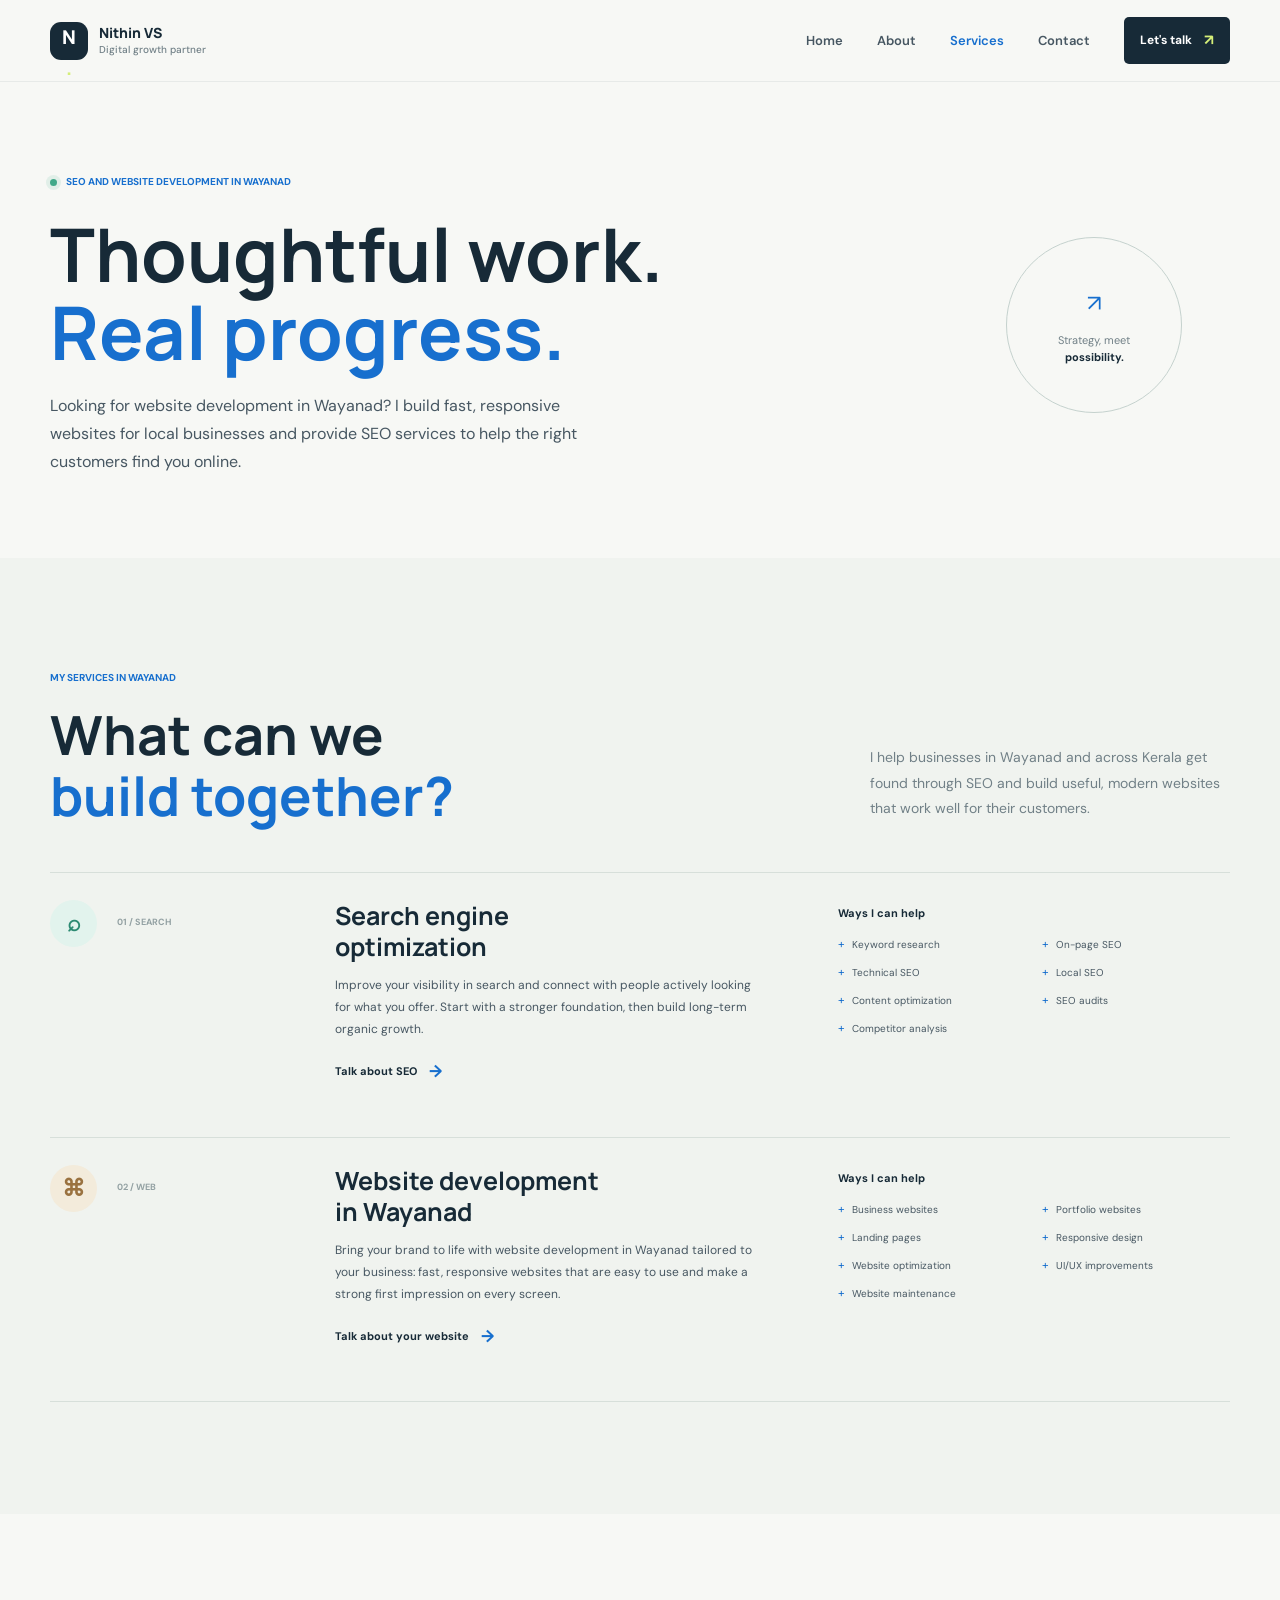
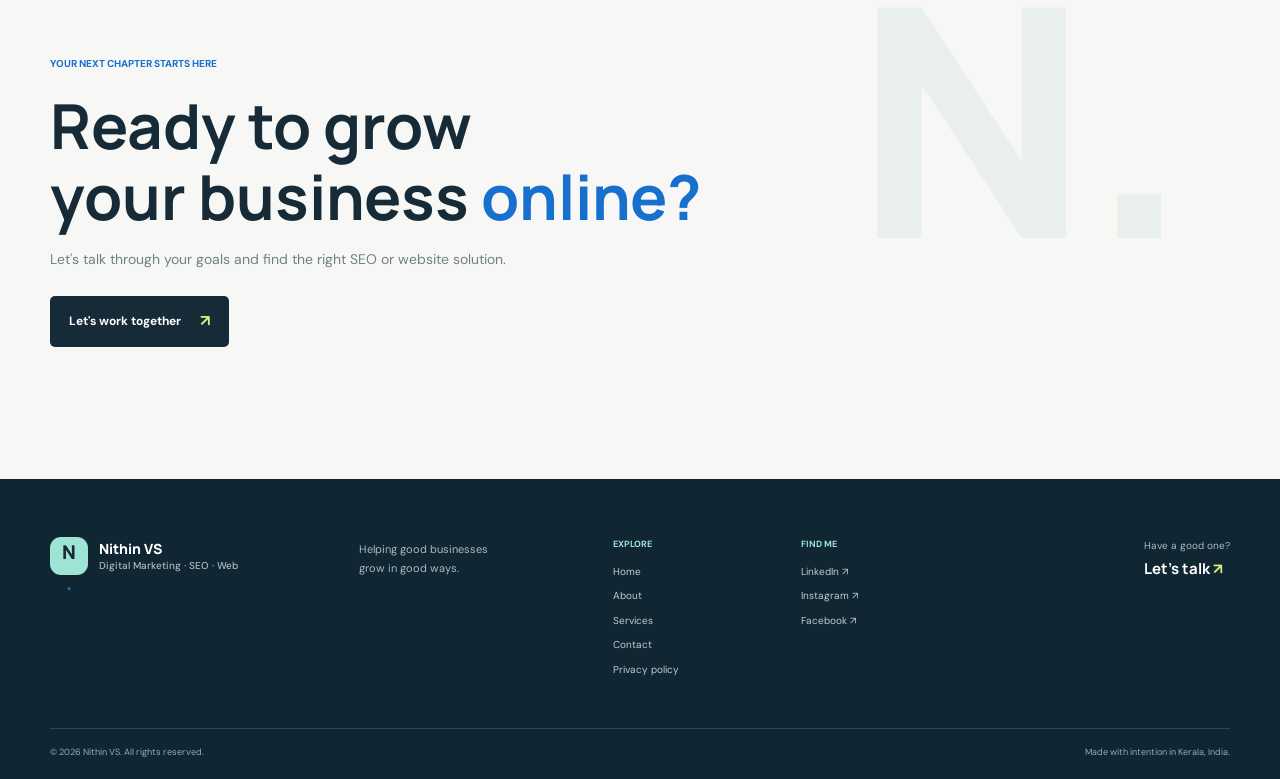
<file: services.html>
<!doctype html>
<html lang="en">
<head>
  <meta charset="utf-8"><meta name="viewport" content="width=device-width, initial-scale=1"><meta name="theme-color" content="#f7f8f5">
  <meta name="description" content="Explore website development in Wayanad, local SEO, and digital marketing services from Nithin VS. Build a responsive website and grow your local visibility.">
  <title>Website Development in Wayanad | SEO Services | Nithin VS</title>
  <link rel="preconnect" href="https://fonts.googleapis.com"><link rel="preconnect" href="https://fonts.gstatic.com" crossorigin>
  <link href="https://fonts.googleapis.com/css2?family=DM+Sans:wght@400;500;600;700&family=Manrope:wght@400;500;600;700;800&display=swap" rel="stylesheet"><link rel="stylesheet" href="styles.css"><script src="script.js" defer></script>
</head>
<body>
  <a class="skip-link" href="#main">Skip to content</a>
  <header class="site-header"><a class="brand" href="index.html" aria-label="Nithin VS home"><span class="brand-mark">N<span>.</span></span><span class="brand-name">Nithin VS<small>Digital growth partner</small></span></a><button class="menu-toggle" type="button" aria-expanded="false" aria-controls="primary-nav" aria-label="Open navigation"><span></span><span></span></button><nav class="primary-nav" id="primary-nav" aria-label="Main navigation"><a href="index.html">Home</a><a href="about.html">About</a><a href="services.html" aria-current="page">Services</a><a href="contact.html">Contact</a><a class="nav-cta" href="contact.html">Let's talk <span aria-hidden="true">↗</span></a></nav></header>
  <main id="main">
    <section class="page-hero page-wrap"><div class="page-hero-copy reveal"><p class="eyebrow"><span class="status-dot"></span> SEO and website development in Wayanad</p><h1>Thoughtful work.<br><span class="accent-word">Real progress.</span></h1><p class="hero-lede">Looking for website development in Wayanad? I build fast, responsive websites for local businesses and provide SEO services to help the right customers find you online.</p></div><div class="page-hero-stamp reveal"><span aria-hidden="true">↗</span><p>Strategy, meet<br><strong>possibility.</strong></p></div></section>
    <section class="services-list section-pad"><div class="page-wrap"><div class="section-heading reveal"><div><p class="eyebrow">My services in Wayanad</p><h2>What can we<br><span class="accent-word">build together?</span></h2></div><p>I help businesses in Wayanad and across Kerala get found through SEO and build useful, modern websites that work well for their customers.</p></div>
      <article class="service-detail reveal" id="seo"><div class="service-detail-top"><span class="service-icon icon-search" aria-hidden="true">⌕</span><span class="service-detail-number">01 / SEARCH</span></div><div class="service-detail-copy"><h3>Search engine<br>optimization</h3><p>Improve your visibility in search and connect with people actively looking for what you offer. Start with a stronger foundation, then build long-term organic growth.</p><a class="text-link" href="contact.html?service=SEO">Talk about SEO <span aria-hidden="true">→</span></a></div><div class="service-detail-list"><h4>Ways I can help</h4><ul><li>Keyword research</li><li>On-page SEO</li><li>Technical SEO</li><li>Local SEO</li><li>Content optimization</li><li>SEO audits</li><li>Competitor analysis</li></ul></div></article>
      <article class="service-detail reveal" id="web-development"><div class="service-detail-top"><span class="service-icon icon-web" aria-hidden="true">⌘</span><span class="service-detail-number">02 / WEB</span></div><div class="service-detail-copy"><h3>Website development<br>in Wayanad</h3><p>Bring your brand to life with website development in Wayanad tailored to your business: fast, responsive websites that are easy to use and make a strong first impression on every screen.</p><a class="text-link" href="contact.html?service=Website%20Development">Talk about your website <span aria-hidden="true">→</span></a></div><div class="service-detail-list"><h4>Ways I can help</h4><ul><li>Business websites</li><li>Portfolio websites</li><li>Landing pages</li><li>Responsive design</li><li>Website optimization</li><li>UI/UX improvements</li><li>Website maintenance</li></ul></div></article>
    </div></section>
    <section class="closing-cta section-pad"><div class="page-wrap closing-inner reveal"><p class="eyebrow">Your next chapter starts here</p><h2>Ready to grow<br>your business <span class="accent-word">online?</span></h2><p>Let's talk through your goals and find the right SEO or website solution.</p><a class="button button-dark" href="contact.html">Let's work together <span aria-hidden="true">↗</span></a><span class="cta-decoration" aria-hidden="true">N.</span></div></section>
  </main>
  <footer class="site-footer"><div class="page-wrap footer-main"><a class="brand brand-footer" href="index.html"><span class="brand-mark">N<span>.</span></span><span class="brand-name">Nithin VS<small>Digital Marketing · SEO · Web</small></span></a><p class="footer-note">Helping good businesses<br>grow in good ways.</p><div class="footer-links"><span class="footer-label">Explore</span><a href="index.html">Home</a><a href="about.html">About</a><a href="services.html">Services</a><a href="contact.html">Contact</a><a href="privacy.html">Privacy policy</a></div><div class="footer-links"><span class="footer-label">Find me</span><a href="https://www.linkedin.com/in/nithin-vs-/" target="_blank" rel="noopener noreferrer">LinkedIn ↗</a><a href="https://www.instagram.com/" target="_blank" rel="noopener noreferrer">Instagram ↗</a><a href="https://www.facebook.com/" target="_blank" rel="noopener noreferrer">Facebook ↗</a></div><a class="footer-contact" href="contact.html">Have a good one?<br><strong>Let's talk <span aria-hidden="true">↗</span></strong></a></div><div class="page-wrap footer-bottom"><span>© 2026 Nithin VS. All rights reserved.</span><span>Made with intention in Kerala, India.</span></div></footer>
</body>
</html>
</file>
<file: styles.css>
:root {
  color-scheme: light;
  --ink: #172a37;
  --ink-soft: #475762;
  --muted: #718087;
  --paper: #f7f8f5;
  --white: #fff;
  --line: #dfe5e1;
  --blue: #176fce;
  --cyan: #9de4d4;
  --lime: #d4ee78;
  --navy: #142c3b;
  --font-display: 'Manrope', 'DM Sans', sans-serif;
  --font-body: 'DM Sans', 'Manrope', sans-serif;
  --wrap: 1180px;
}

* { box-sizing: border-box; }
html { scroll-behavior: smooth; scroll-padding-top: 88px; }
body { margin: 0; background: var(--paper); color: var(--ink); font-family: var(--font-body); font-size: 16px; line-height: 1.65; -webkit-font-smoothing: antialiased; }
body, button, input, select, textarea { font-family: var(--font-body); }
img { display: block; max-width: 100%; }
a { color: inherit; text-decoration: none; }
button, input, select, textarea { font: inherit; }
::selection { background: var(--cyan); color: var(--ink); }
.page-wrap { width: min(var(--wrap), calc(100% - 64px)); margin-inline: auto; }
.section-pad { padding-block: 112px; }
.skip-link { position: absolute; z-index: 20; left: 16px; top: -60px; padding: 10px 14px; background: var(--ink); color: var(--white); }
.skip-link:focus { top: 12px; }

.site-header { height: 82px; padding-inline: max(32px, calc((100vw - var(--wrap)) / 2)); display: flex; align-items: center; justify-content: space-between; position: sticky; inset-block-start: 0; z-index: 10; background: rgb(247 248 245 / 94%); border-bottom: 1px solid rgb(23 42 55 / 7%); backdrop-filter: blur(14px); }
.brand { display: inline-flex; align-items: center; gap: 11px; }
.brand-mark { width: 38px; height: 38px; display: grid; place-items: center; border-radius: 11px; background: var(--ink); color: var(--white); font-family: var(--font-display); font-size: 19px; font-weight: 800; letter-spacing: 0; }
.brand-mark span { color: var(--lime); }
.brand-name { display: grid; font-family: var(--font-display); font-weight: 800; font-size: 14px; line-height: 1.35; }
.brand-name small { color: var(--muted); font-family: var(--font-body); font-size: 10px; font-weight: 500; }
.primary-nav { display: flex; align-items: center; gap: 34px; }
.primary-nav > a:not(.nav-cta) { font-size: 13px; font-weight: 600; color: var(--ink-soft); transition: color .2s ease; }
.primary-nav > a:not(.nav-cta):hover, .primary-nav > a[aria-current="page"] { color: var(--blue); }
.nav-cta { display: inline-flex; align-items: center; gap: 12px; padding: 11px 16px; color: var(--white); background: var(--ink); border-radius: 5px; font-size: 12px; font-weight: 700; transition: background .2s ease, transform .2s ease; }
.nav-cta:hover, .button-dark:hover { background: #245471; transform: translateY(-2px); }
.nav-cta span { color: var(--lime); font-size: 15px; }
.menu-toggle { display: none; }

.hero { min-height: 650px; padding-block: 72px 88px; position: relative; display: grid; grid-template-columns: 1.03fr .97fr; align-items: center; gap: 58px; }
.hero-copy { padding-block: 22px; }
.hero-copy h1 .accent-word { display: inline-block; }
.eyebrow { margin: 0 0 24px; display: flex; align-items: center; gap: 9px; color: var(--blue); font-size: 10px; font-weight: 700; text-transform: uppercase; letter-spacing: 0; }
.eyebrow-dark { color: var(--muted); }
.eyebrow-light { color: var(--cyan); }
.status-dot { display: inline-block; width: 7px; height: 7px; border-radius: 50%; background: #41a989; box-shadow: 0 0 0 4px rgb(65 169 137 / 12%); }
.eyebrow-location { color: var(--muted); font-weight: 500; text-transform: none; }
.hero-specialty { margin: -10px 0 12px; color: var(--ink); font-size: 12px; font-weight: 700; }
.hero-specialty span { padding-inline: 3px; color: var(--blue); }
h1, h2, h3, h4, p { margin-top: 0; }
h1, h2, h3 { font-family: var(--font-display); letter-spacing: 0; }
h1 { max-width: 650px; margin-bottom: 26px; font-size: clamp(52px, 6vw, 82px); font-weight: 700; line-height: 1.06; }
.accent-word { color: var(--blue); }
.hero-lede { max-width: 490px; margin-bottom: 30px; color: var(--ink-soft); font-size: 17px; line-height: 1.75; }
.hero-actions { display: flex; align-items: center; flex-wrap: wrap; gap: 24px; }
.button { display: inline-flex; min-height: 51px; padding: 0 19px; justify-content: center; align-items: center; gap: 19px; border: 0; border-radius: 5px; font-size: 12px; font-weight: 700; transition: background .2s ease, color .2s ease, transform .2s ease; cursor: pointer; }
.button-dark { color: var(--white); background: var(--ink); }
.button-dark span { color: var(--lime); font-size: 16px; }
.button-light { color: var(--ink); background: var(--cyan); }
.button-light:hover { background: var(--white); transform: translateY(-2px); }
.text-link { display: inline-flex; gap: 12px; align-items: center; color: var(--ink); font-size: 12px; font-weight: 700; }
.text-link span { color: var(--blue); font-size: 17px; transition: transform .2s ease; }
.text-link:hover span { transform: translateX(4px); }
.hero-proof { margin-top: 49px; display: flex; align-items: center; gap: 14px; }
.avatar-stack { display: flex; padding-left: 2px; }
.avatar-stack span { width: 28px; height: 28px; margin-left: -2px; display: grid; place-items: center; border: 2px solid var(--paper); border-radius: 50%; background: var(--cyan); color: var(--ink); font-size: 11px; font-weight: 800; }
.avatar-stack span:nth-child(2) { background: var(--lime); }
.avatar-stack span:nth-child(3) { background: #d8e1f2; }
.hero-proof p { margin: 0; color: var(--muted); font-size: 11px; }
.hero-proof strong { color: var(--ink); }
.hero-visual { width: min(100%, 270px); aspect-ratio: 9 / 20; justify-self: center; position: relative; overflow: visible; border-radius: 4px; background: #d3ded8; }
.hero-visual::before { content: ''; position: absolute; z-index: 1; top: -18px; right: -18px; width: 105px; height: 105px; border-top: 1px solid var(--blue); border-right: 1px solid var(--blue); }
.hero-visual img { width: 100%; height: 100%; object-fit: contain; object-position: center; border-radius: 4px; filter: saturate(.78); }
.visual-label { position: absolute; left: -27px; bottom: 36px; display: flex; align-items: center; gap: 13px; padding: 16px 19px; background: var(--white); box-shadow: 0 12px 32px rgb(23 42 55 / 10%); font-size: 11px; font-weight: 600; line-height: 1.45; }
.label-icon { width: 31px; height: 31px; display: grid; place-items: center; background: var(--lime); border-radius: 50%; color: var(--ink); font-size: 18px; }
.visual-index { position: absolute; right: 16px; bottom: 14px; color: var(--white); font-size: 10px; font-weight: 700; text-shadow: 0 1px 5px #000; }
.visual-index span { padding-inline: 5px; color: var(--lime); }
.hero-side-note { position: absolute; right: -35px; top: 50%; transform: translate(100%, -50%) rotate(90deg); transform-origin: left center; color: var(--muted); font-size: 8px; font-weight: 700; letter-spacing: 0; }
.intro-section { background: #eaf1ed; }
.intro-grid { display: grid; grid-template-columns: .75fr 1.65fr .65fr; gap: 54px; align-items: start; }
.intro-grid .eyebrow { margin-top: 9px; }
.intro-grid h2, .section-heading h2, .approach-intro h2, .closing-inner h2, .skills-intro h2, .contact-details h2 { margin-bottom: 21px; font-size: clamp(34px, 4.3vw, 54px); font-weight: 700; line-height: 1.14; }
.body-large { max-width: 630px; color: var(--ink-soft); font-size: 18px; line-height: 1.7; }
.body-large strong { color: var(--ink); }
.intro-grid .text-link { margin-top: 10px; }
.intro-aside { padding-top: 30px; }
.aside-symbol { color: var(--blue); font-size: 36px; }
.intro-aside p { max-width: 180px; margin-top: 14px; color: var(--ink-soft); font-size: 12px; line-height: 1.7; }
.expertise-section { padding-block: 112px 125px; }
.section-heading { margin-bottom: 45px; display: flex; justify-content: space-between; align-items: end; gap: 40px; }
.section-heading .eyebrow { margin-bottom: 17px; }
.section-heading h2 { margin-bottom: 0; }
.section-heading > p { max-width: 360px; margin: 0 0 6px; color: var(--muted); font-size: 14px; line-height: 1.8; }
.expertise-grid { display: grid; grid-template-columns: repeat(2, 1fr); border-top: 1px solid var(--line); border-left: 1px solid var(--line); }
.expertise-card { min-height: 230px; padding: 25px 26px; position: relative; border-right: 1px solid var(--line); border-bottom: 1px solid var(--line); transition: background .22s ease, transform .22s ease; }
.expertise-card:hover { z-index: 1; background: var(--white); transform: translateY(-3px); }
.card-number, .service-detail-number { color: #93a1a3; font-size: 9px; font-weight: 700; }
.service-icon { width: 38px; height: 38px; display: grid; place-items: center; border-radius: 50%; font-size: 19px; font-weight: 600; }
.expertise-card .service-icon { margin-top: 20px; }
.icon-chart { background: #e1edfb; color: #286bbc; }
.icon-search { background: #e2f3ed; color: #2c8a72; }
.icon-web { background: #f3ebdb; color: #9a7240; }
.icon-social { background: #f5e8e1; color: #c86b48; }
.icon-content { background: #eae7f4; color: #6e61a1; }
.icon-brand { background: #eaf0d7; color: #658035; }
.expertise-card h3 { margin: 15px 0 6px; font-size: 16px; }
.expertise-card p { max-width: 240px; margin: 0; color: var(--muted); font-size: 11px; line-height: 1.7; }
.card-arrow { position: absolute; right: 24px; bottom: 22px; color: var(--blue); font-size: 16px; opacity: 0; transition: opacity .2s ease, transform .2s ease; }
.expertise-card:hover .card-arrow { opacity: 1; transform: translate(2px, -2px); }

.approach-band { background: var(--navy); color: var(--white); }
.approach-grid { display: grid; grid-template-columns: .83fr 1.17fr; gap: 115px; }
.approach-intro { align-self: start; position: sticky; top: 125px; }
.approach-intro h2 { margin-bottom: 22px; }
.approach-intro h2 span { color: var(--cyan); }
.approach-intro > p:not(.eyebrow) { max-width: 310px; margin-bottom: 27px; color: #c0ccd0; font-size: 13px; line-height: 1.8; }
.value-row { min-height: 124px; display: grid; grid-template-columns: 39px 1fr 24px; gap: 16px; align-items: start; padding-block: 23px; border-top: 1px solid rgb(255 255 255 / 16%); }
.value-marker { color: var(--cyan); font-size: 10px; font-weight: 700; }
.value-row h3 { margin: 0 0 7px; font-size: 17px; }
.value-row p { max-width: 450px; margin: 0; color: #c0ccd0; font-size: 12px; line-height: 1.8; }
.value-spark { color: var(--lime); font-size: 18px; }
.closing-cta { overflow: hidden; }
.closing-inner { position: relative; padding-block: 30px 20px; }
.closing-inner .eyebrow { margin-bottom: 19px; }
.closing-inner h2 { margin-bottom: 15px; font-size: clamp(40px, 5vw, 62px); }
.closing-inner > p:not(.eyebrow) { max-width: 460px; margin-bottom: 25px; color: var(--muted); font-size: 14px; }
.cta-decoration { position: absolute; top: -70px; right: 40px; color: #e9efea; font-family: var(--font-display); font-size: clamp(160px, 26vw, 320px); font-weight: 800; line-height: 1; pointer-events: none; }
.closing-inner > *:not(.cta-decoration) { position: relative; z-index: 1; }

.page-hero { min-height: 398px; padding-block: 92px 82px; display: flex; align-items: center; justify-content: space-between; }
.page-hero-copy { max-width: 720px; }
.page-hero h1 { margin-bottom: 21px; font-size: clamp(48px, 6vw, 74px); }
.page-hero .hero-lede { max-width: 575px; margin-bottom: 0; font-size: 16px; }
.page-hero-stamp { width: 176px; height: 176px; flex: 0 0 176px; margin-right: 48px; display: flex; flex-direction: column; align-items: center; justify-content: center; border: 1px solid #c5d2ce; border-radius: 50%; transform: rotate(5deg); }
.page-hero-stamp > span { color: var(--blue); font-size: 23px; }
.page-hero-stamp p { margin: 9px 0 0; color: var(--muted); font-size: 11px; line-height: 1.5; text-align: center; }
.page-hero-stamp strong { color: var(--ink); }
.about-story { background: #eaf1ed; }
.story-grid { display: grid; grid-template-columns: .7fr 1.5fr .8fr; gap: 55px; align-items: start; }
.story-grid > .eyebrow { margin-top: 10px; }
.story-copy h2 { margin-bottom: 22px; font-size: 37px; }
.story-copy .body-large { font-size: 17px; }
.story-copy > p:not(.body-large) { max-width: 600px; color: var(--ink-soft); font-size: 14px; line-height: 1.9; }
.story-copy .text-link { margin-top: 5px; }
.story-aside { margin-top: 45px; padding: 27px 24px 23px; background: var(--white); }
.aside-quote-mark { color: var(--blue); font-family: var(--font-display); font-size: 42px; line-height: 1; }
.story-aside p { margin: 7px 0 18px; font-family: var(--font-display); font-size: 16px; font-weight: 600; line-height: 1.6; }
.aside-signoff { color: var(--ink); font-size: 10px; font-weight: 700; }
.aside-signoff span { color: var(--muted); font-weight: 400; }
.skills-grid { display: grid; grid-template-columns: .75fr 1.25fr; gap: 100px; }
.skills-intro h2 { font-size: clamp(36px, 4vw, 49px); }
.skills-intro > p:last-child { max-width: 270px; color: var(--muted); font-size: 13px; }
.skill-row { margin-bottom: 21px; }
.skill-row > div:first-child { margin-bottom: 8px; display: flex; justify-content: space-between; gap: 16px; font-size: 12px; font-weight: 700; }
.skill-row > div:first-child span:last-child { color: var(--muted); font-size: 9px; font-weight: 500; text-transform: uppercase; }
.skill-track { height: 5px; overflow: hidden; background: #e4e9e5; border-radius: 5px; }
.skill-track span { width: var(--skill); height: 100%; display: block; background: linear-gradient(90deg, var(--blue), #5aa8c8); border-radius: inherit; transform-origin: left; animation: grow-bar .9s ease-out both; }
.process-section { padding-top: 25px; }
.process-grid { display: grid; grid-template-columns: repeat(4, 1fr); border-top: 1px solid var(--line); }
.process-step { padding: 23px 24px 10px 0; position: relative; }
.process-step + .process-step { padding-left: 23px; border-left: 1px solid var(--line); }
.process-step > span { color: var(--blue); font-size: 10px; font-weight: 700; }
.process-icon { width: 42px; height: 42px; margin-block: 23px 18px; display: grid; place-items: center; background: #e8f1ed; border-radius: 50%; color: var(--blue); font-size: 20px; }
.process-step h3 { margin-bottom: 8px; font-size: 17px; }
.process-step p { max-width: 230px; margin: 0; color: var(--muted); font-size: 11px; line-height: 1.8; }

.services-list { background: #f0f3ef; }
.service-detail { min-height: 265px; padding: 27px 0 32px; display: grid; grid-template-columns: .52fr 1fr .86fr; gap: 48px; border-top: 1px solid #d7dfda; scroll-margin-top: 95px; }
.service-detail:last-child { border-bottom: 1px solid #d7dfda; }
.service-detail-top { display: flex; align-items: flex-start; gap: 20px; }
.service-detail-top .service-icon { width: 47px; height: 47px; font-size: 23px; }
.service-detail-number { margin-top: 15px; }
.service-detail-copy h3 { margin: 0 0 13px; font-size: 25px; line-height: 1.25; }
.service-detail-copy p { max-width: 430px; margin-bottom: 17px; color: var(--ink-soft); font-size: 12px; line-height: 1.8; }
.service-detail-copy .text-link { font-size: 11px; }
.service-detail-list h4 { margin: 4px 0 13px; font-size: 11px; }
.service-detail-list ul { margin: 0; padding: 0; display: grid; grid-template-columns: 1fr 1fr; gap: 8px 15px; list-style: none; }
.service-detail-list li { color: var(--ink-soft); font-size: 10px; }
.service-detail-list li::before { content: '+'; margin-right: 7px; color: var(--blue); font-size: 12px; }

.contact-hero { min-height: 374px; }
.contact-grid { display: grid; grid-template-columns: .78fr 1.22fr; gap: 105px; align-items: start; }
.contact-details h2 { font-size: clamp(36px, 4.2vw, 50px); }
.contact-intro { max-width: 370px; margin-bottom: 32px; color: var(--muted); font-size: 13px; }
.contact-item { margin-bottom: 18px; display: flex; gap: 13px; align-items: center; }
.contact-item-icon { width: 36px; height: 36px; flex: 0 0 36px; display: grid; place-items: center; background: #e7f0ec; border-radius: 50%; color: var(--blue); font-size: 15px; }
.contact-item > div { display: grid; gap: 1px; }
.contact-item > div > span { color: var(--muted); font-size: 9px; text-transform: uppercase; }
.contact-item a, .contact-item p { margin: 0; font-size: 12px; font-weight: 600; }
.contact-item a:hover { color: var(--blue); }
.contact-placeholder-note { max-width: 300px; margin-top: 25px; color: var(--muted); font-size: 10px; line-height: 1.6; }
.contact-form { padding: 31px 33px 28px; background: var(--white); border: 1px solid #e9edeb; box-shadow: 0 14px 44px rgb(23 42 55 / 5%); }
.form-heading { margin-bottom: 21px; display: flex; justify-content: space-between; align-items: center; }
.form-heading .eyebrow { margin: 0; }
.form-step { color: var(--muted); font-size: 10px; font-weight: 700; }
.form-step span { color: var(--blue); }
.form-row { margin-bottom: 15px; }
.form-row label { margin-bottom: 6px; display: block; font-size: 11px; font-weight: 700; }
.form-row label span { color: var(--muted); font-weight: 400; }
.form-row input, .form-row select, .form-row textarea { width: 100%; min-height: 43px; padding: 10px 12px; border: 1px solid #dce3df; border-radius: 3px; outline: none; background: #fcfdfb; color: var(--ink); font-size: 11px; transition: border .18s ease, box-shadow .18s ease; }
.form-row textarea { min-height: 98px; resize: vertical; }
.form-row input::placeholder, .form-row textarea::placeholder { color: #9aa5a6; }
.form-row input:focus, .form-row select:focus, .form-row textarea:focus { border-color: var(--blue); box-shadow: 0 0 0 3px rgb(23 111 206 / 11%); }
.form-row [aria-invalid="true"] { border-color: #c84a45; }
.field-error { min-height: 0; display: block; color: #b33d38; font-size: 10px; }
.field-error:not(:empty) { min-height: 18px; padding-top: 3px; }
.form-submit { min-width: 163px; margin-top: 4px; }
.form-note { margin: 13px 0 0; color: var(--muted); font-size: 9px; }
.form-success { margin: 13px 0 0; padding: 10px 12px; background: #e6f3ec; color: #22674e; font-size: 11px; }
.form-success.is-error { background: #fbe9e7; color: #a3342e; }
.form-submit:disabled { cursor: wait; opacity: .7; }

.site-footer { padding-top: 58px; background: #102633; color: var(--white); }
.footer-main { padding-bottom: 50px; display: grid; grid-template-columns: 1.25fr 1fr .7fr .8fr 1fr; gap: 35px; align-items: start; }
.brand-footer .brand-mark { color: var(--ink); background: var(--cyan); }
.brand-footer .brand-mark span { color: var(--blue); }
.brand-footer .brand-name small { color: #aabac0; }
.footer-note { margin: 3px 0 0; color: #aabac0; font-size: 11px; line-height: 1.7; }
.footer-links { display: grid; gap: 8px; justify-items: start; }
.footer-label { margin-bottom: 4px; color: var(--cyan); font-size: 9px; font-weight: 700; text-transform: uppercase; }
.footer-links a { color: #c1cbd0; font-size: 10px; transition: color .2s ease; }
.footer-links a:hover { color: var(--white); }
.footer-contact { justify-self: end; color: #aabac0; font-size: 10px; line-height: 1.8; }
.footer-contact strong { color: var(--white); font-family: var(--font-display); font-size: 15px; }
.footer-contact strong span { color: var(--lime); }
.footer-bottom { padding-block: 16px 19px; display: flex; justify-content: space-between; gap: 20px; border-top: 1px solid rgb(255 255 255 / 14%); color: #9babb1; font-size: 9px; }

.policy-page { padding-top: 0; }
.policy-card { padding: clamp(24px, 3vw, 38px); background: var(--white); border: 1px solid #e7ece7; box-shadow: 0 14px 38px rgb(23 42 55 / 5%); }
.policy-section + .policy-section { margin-top: 24px; padding-top: 24px; border-top: 1px solid var(--line); }
.policy-section h2 { margin-bottom: 14px; font-size: clamp(22px, 2vw, 30px); }
.policy-section p, .policy-section li { color: var(--ink-soft); font-size: 15px; line-height: 1.8; }
.policy-section ul { margin: 12px 0 0; padding-left: 20px; }
.policy-section strong { color: var(--ink); }

.reveal.will-reveal { opacity: 0; transform: translateY(18px); transition: opacity .65s ease, transform .65s cubic-bezier(.2,.7,.2,1); }
.reveal.will-reveal.is-visible { opacity: 1; transform: translateY(0); }
@keyframes grow-bar { from { transform: scaleX(0); } to { transform: scaleX(1); } }

@media (prefers-reduced-motion: reduce) {
  *, *::before, *::after {
    animation-duration: 0.01ms !important;
    animation-iteration-count: 1 !important;
    transition-duration: 0.01ms !important;
    scroll-behavior: auto !important;
  }
}

@media (min-width: 1440px) { .hero { min-height: 700px; } }
@media (max-width: 1080px) {
  .hero { gap: 38px; }
  .hero-side-note { display: none; }
  .intro-grid, .story-grid { grid-template-columns: .6fr 1.4fr; gap: 35px; }
  .intro-aside, .story-aside { display: none; }
  .approach-grid { gap: 65px; }
  .service-detail { grid-template-columns: .45fr 1fr .85fr; gap: 28px; }
  .contact-grid { gap: 55px; }
  .footer-main { grid-template-columns: 1.2fr .9fr .7fr .8fr; }
  .footer-contact { display: none; }
}
@media (max-width: 760px) {
  .page-wrap { width: min(100% - 40px, var(--wrap)); }
  .section-pad { padding-block: 76px; }
  .site-header { height: 70px; padding-inline: 20px; }
  .menu-toggle { width: 42px; height: 42px; display: grid; place-content: center; gap: 5px; border: 1px solid var(--line); border-radius: 4px; background: transparent; cursor: pointer; }
  .menu-toggle span { width: 17px; height: 2px; background: var(--ink); transition: transform .2s ease; }
  .menu-toggle[aria-expanded="true"] span:first-child { transform: translateY(3.5px) rotate(45deg); }
  .menu-toggle[aria-expanded="true"] span:last-child { transform: translateY(-3.5px) rotate(-45deg); }
  .primary-nav { position: absolute; top: 69px; right: 0; left: 0; padding: 12px 20px 22px; display: none; align-items: stretch; gap: 0; background: var(--paper); border-bottom: 1px solid var(--line); box-shadow: 0 12px 20px rgb(23 42 55 / 6%); }
  .primary-nav.is-open { display: flex; flex-direction: column; }
  .primary-nav > a:not(.nav-cta) { padding: 12px 0; border-bottom: 1px solid var(--line); }
  .primary-nav .nav-cta { margin-top: 14px; justify-content: space-between; }
  .hero { min-height: unset; padding-block: 54px 76px; grid-template-columns: 1fr; gap: 34px; }
  h1 { font-size: clamp(48px, 12vw, 68px); }
  .hero-lede { font-size: 15px; }
  .hero-proof { margin-top: 33px; }
  .hero-visual { width: min(100%, 270px); margin: 0 auto; }
  .hero-visual::before { top: -10px; right: -10px; width: 65px; height: 65px; }
  .visual-label { left: -16px; bottom: 25px; }
  .intro-grid, .story-grid { grid-template-columns: 1fr; gap: 12px; }
  .intro-grid h2, .section-heading h2, .approach-intro h2, .closing-inner h2, .skills-intro h2, .contact-details h2 { font-size: 39px; }
  .body-large { font-size: 16px; }
  .intro-grid .eyebrow { margin: 0 0 10px; }
  .section-heading { margin-bottom: 31px; align-items: start; flex-direction: column; gap: 17px; }
  .section-heading > p { max-width: 440px; }
  .expertise-grid { grid-template-columns: repeat(2, 1fr); }
  .expertise-card { min-height: 207px; padding: 19px 16px; }
  .expertise-card h3 { font-size: 14px; }
  .expertise-card p { font-size: 10px; }
  .card-arrow { right: 14px; bottom: 14px; opacity: 1; }
  .approach-grid { grid-template-columns: 1fr; gap: 45px; }
  .approach-intro { position: static; }
  .approach-intro > p:not(.eyebrow) { max-width: 400px; }
  .value-row { grid-template-columns: 28px 1fr 20px; gap: 10px; }
  .value-row h3 { font-size: 15px; }
  .value-row p { font-size: 11px; }
  .cta-decoration { top: 28px; right: 0; font-size: 165px; }
  .page-hero { min-height: unset; padding-block: 68px 57px; align-items: flex-start; gap: 25px; }
  .page-hero h1 { font-size: clamp(45px, 10vw, 62px); }
  .page-hero-stamp { width: 108px; height: 108px; flex-basis: 108px; margin: 10px 3px 0 0; }
  .page-hero-stamp > span { font-size: 17px; }
  .page-hero-stamp p { margin-top: 3px; font-size: 9px; }
  .story-copy h2 { font-size: 32px; }
  .skills-grid { grid-template-columns: 1fr; gap: 35px; }
  .process-section { padding-top: 4px; }
  .process-grid { grid-template-columns: repeat(2, 1fr); }
  .process-step { min-height: 190px; padding: 18px 16px 18px 0; }
  .process-step + .process-step { padding-left: 16px; }
  .process-step:nth-child(3) { padding-left: 0; border-left: 0; border-top: 1px solid var(--line); }
  .process-step:nth-child(4) { border-top: 1px solid var(--line); }
  .process-icon { margin-block: 15px 12px; }
  .service-detail { grid-template-columns: 1fr; gap: 17px; padding-block: 24px 28px; }
  .service-detail-top { align-items: center; }
  .service-detail-top .service-icon { width: 39px; height: 39px; font-size: 19px; }
  .service-detail-number { margin-top: 0; }
  .service-detail-copy h3 { font-size: 23px; }
  .service-detail-list ul { max-width: 500px; }
  .contact-grid { grid-template-columns: 1fr; gap: 34px; }
  .contact-form { padding: 25px 22px; }
  .footer-main { grid-template-columns: 1fr 1fr; gap: 32px 25px; }
  .footer-note { justify-self: end; }
  .footer-bottom { flex-direction: column; gap: 4px; }
}
@media (max-width: 420px) {
  .page-wrap { width: calc(100% - 32px); }
  .site-header { padding-inline: 16px; }
  .hero-actions { align-items: flex-start; flex-direction: column; gap: 17px; }
  .eyebrow { flex-wrap: wrap; }
  .page-hero { flex-direction: column; }
  .page-hero-stamp { display: none; }
  .expertise-card { min-height: 217px; }
  .footer-main { grid-template-columns: 1fr 1fr; gap: 27px 18px; }
  .brand-footer { grid-column: 1 / -1; }
  .footer-note { justify-self: start; }
}
@media (prefers-reduced-motion: reduce) {
  *, *::before, *::after { scroll-behavior: auto !important; animation-duration: .01ms !important; animation-iteration-count: 1 !important; transition-duration: .01ms !important; }
}
</file>
